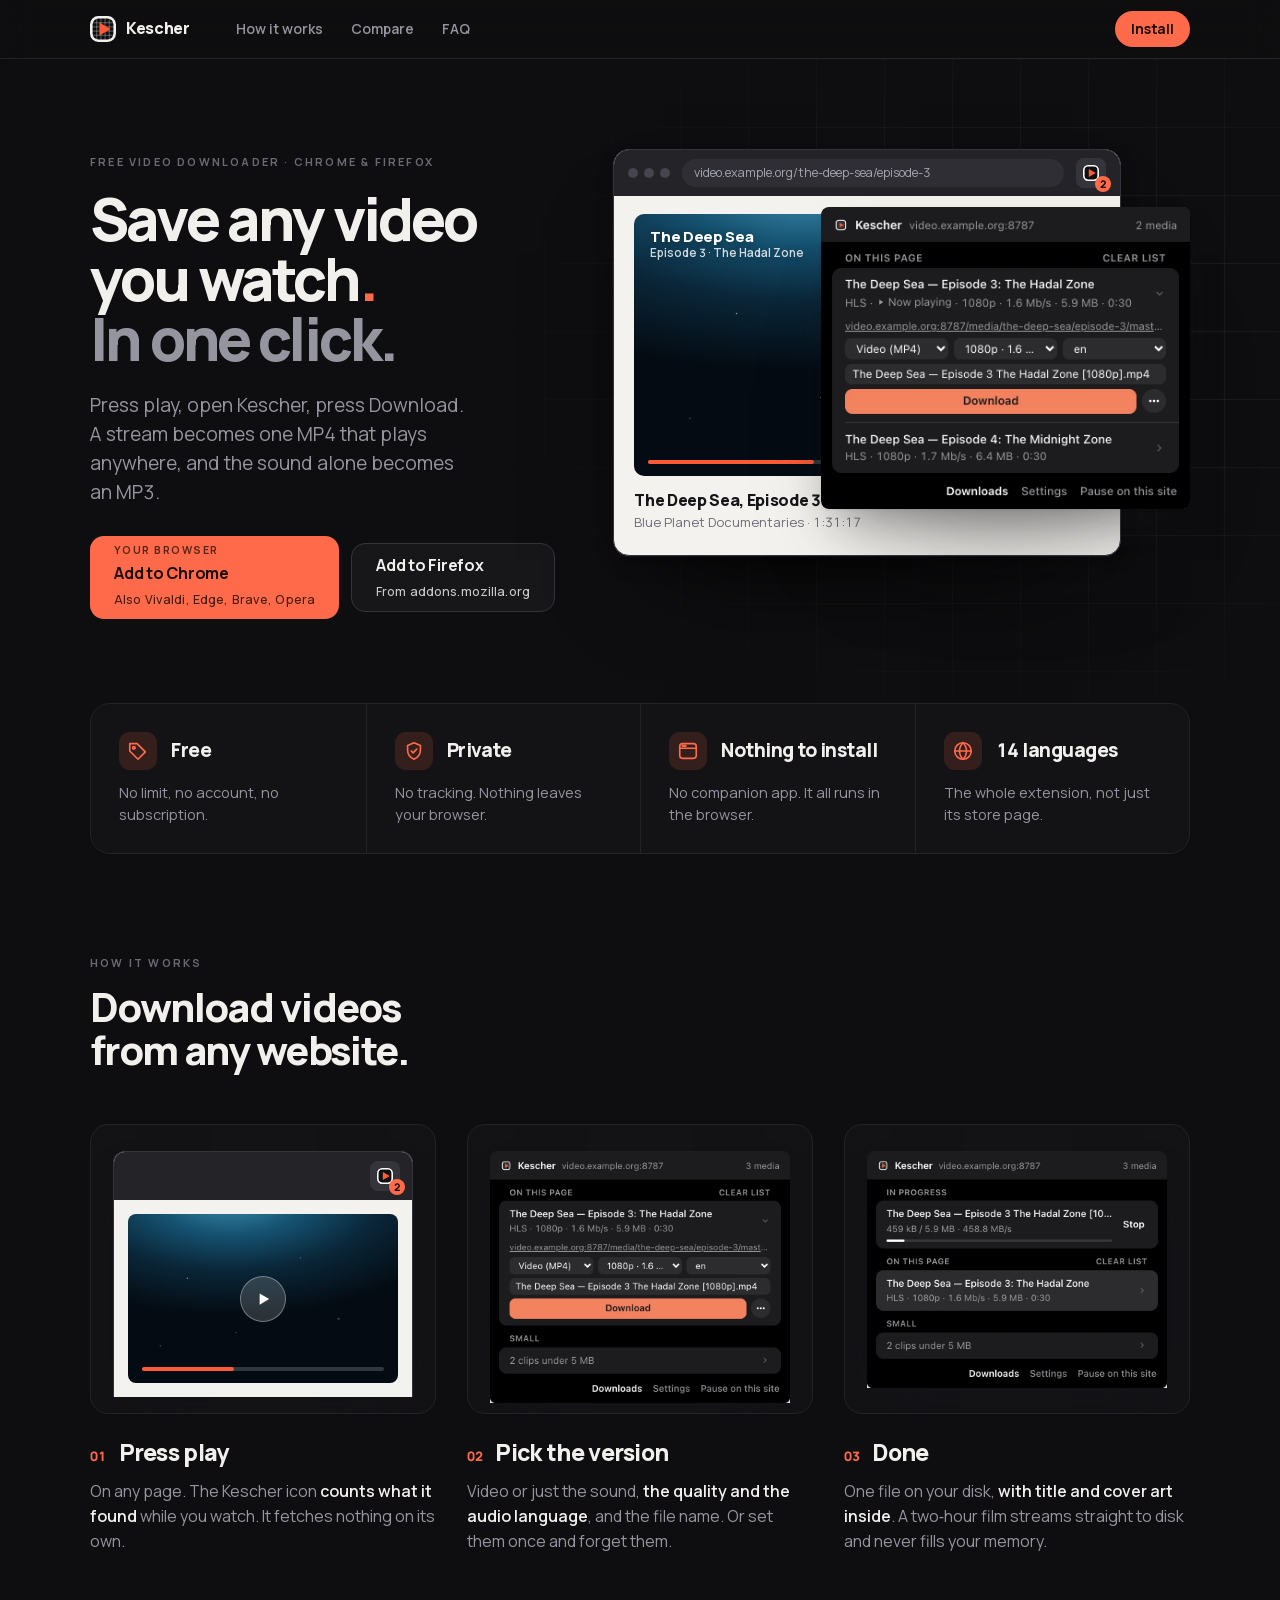
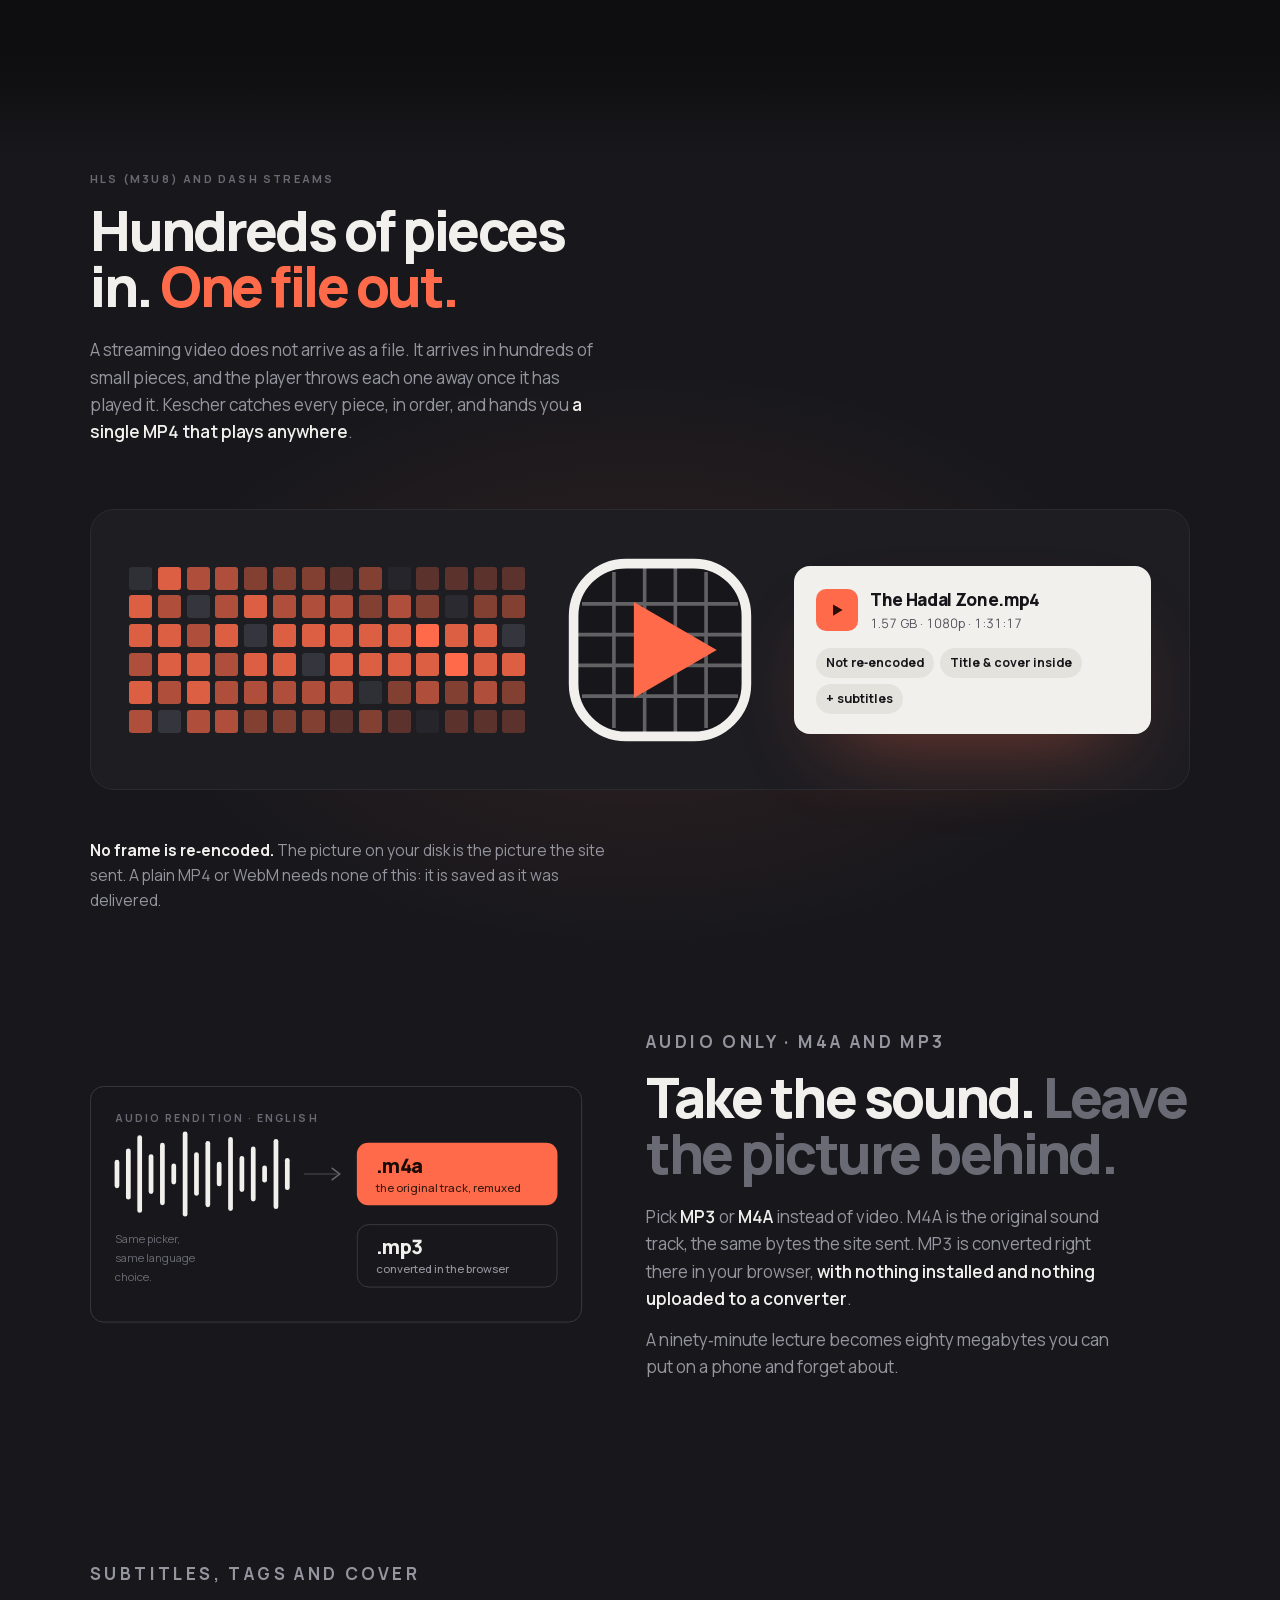
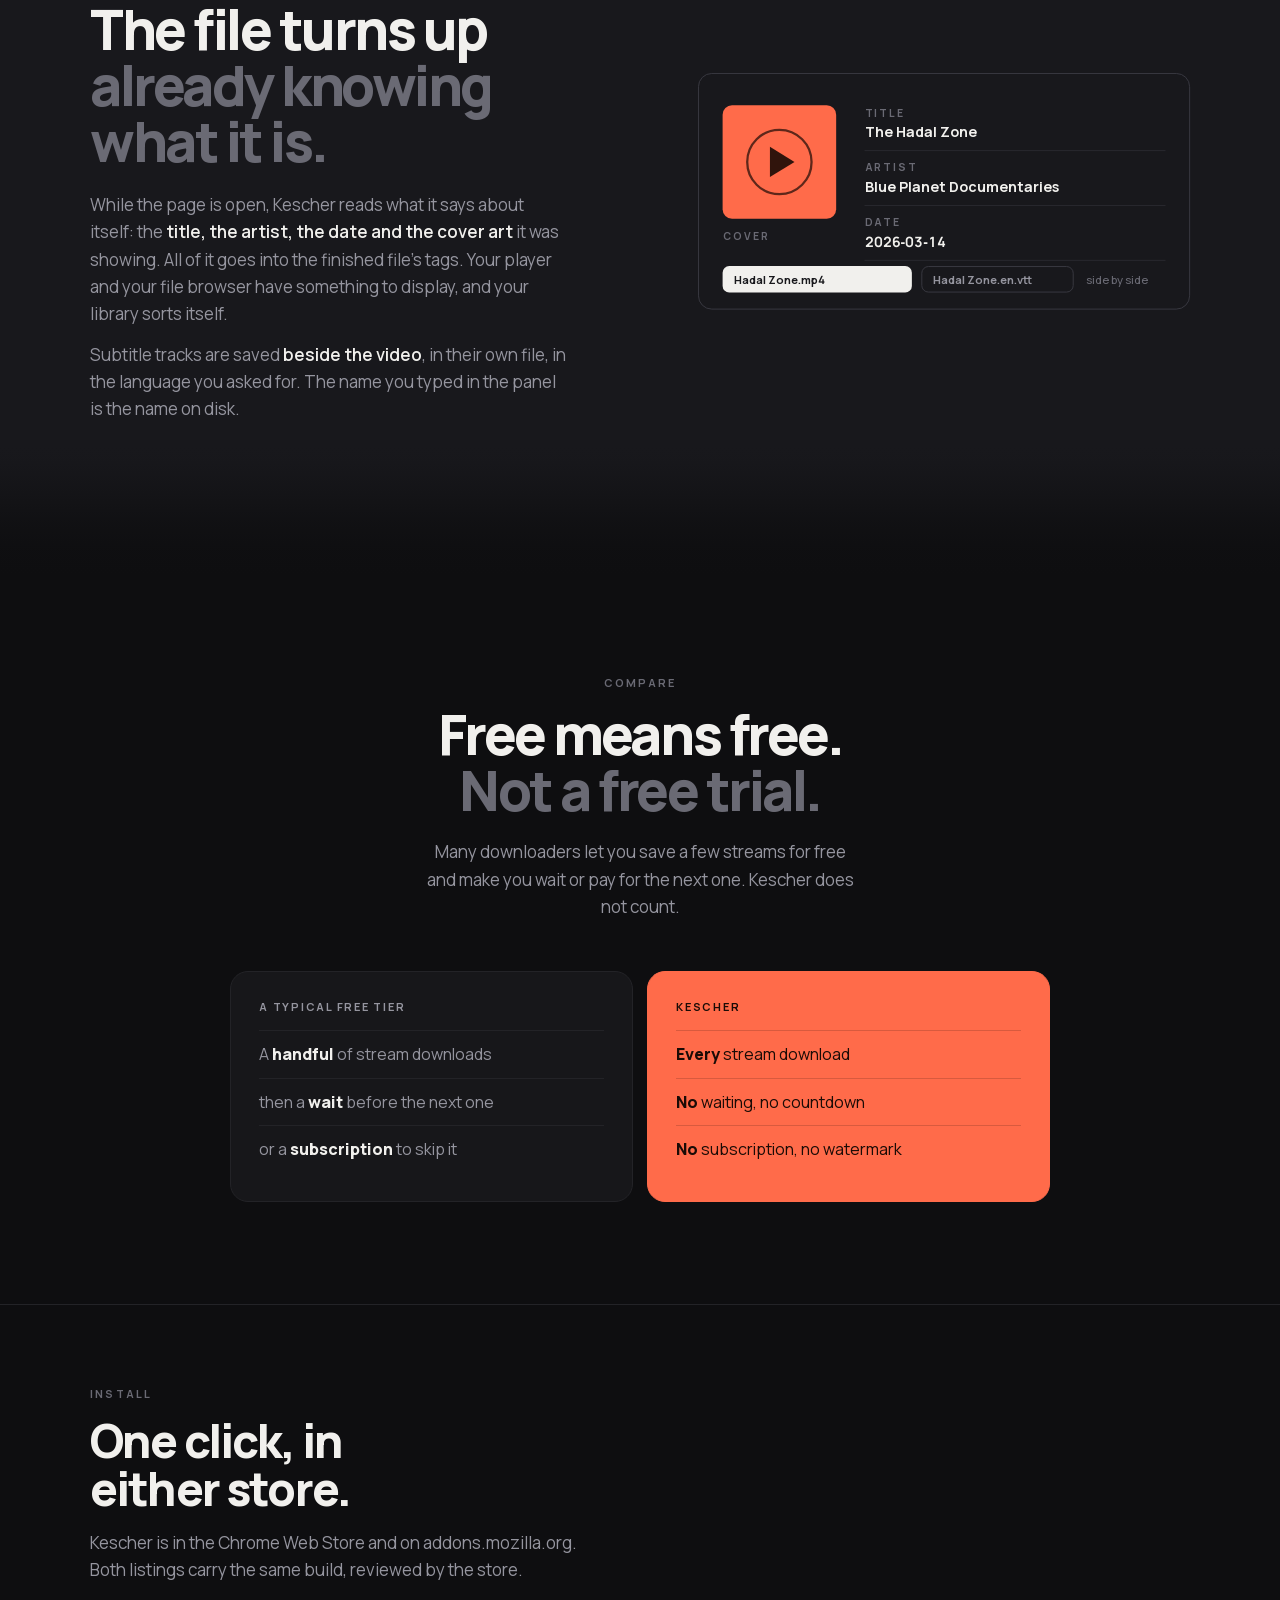
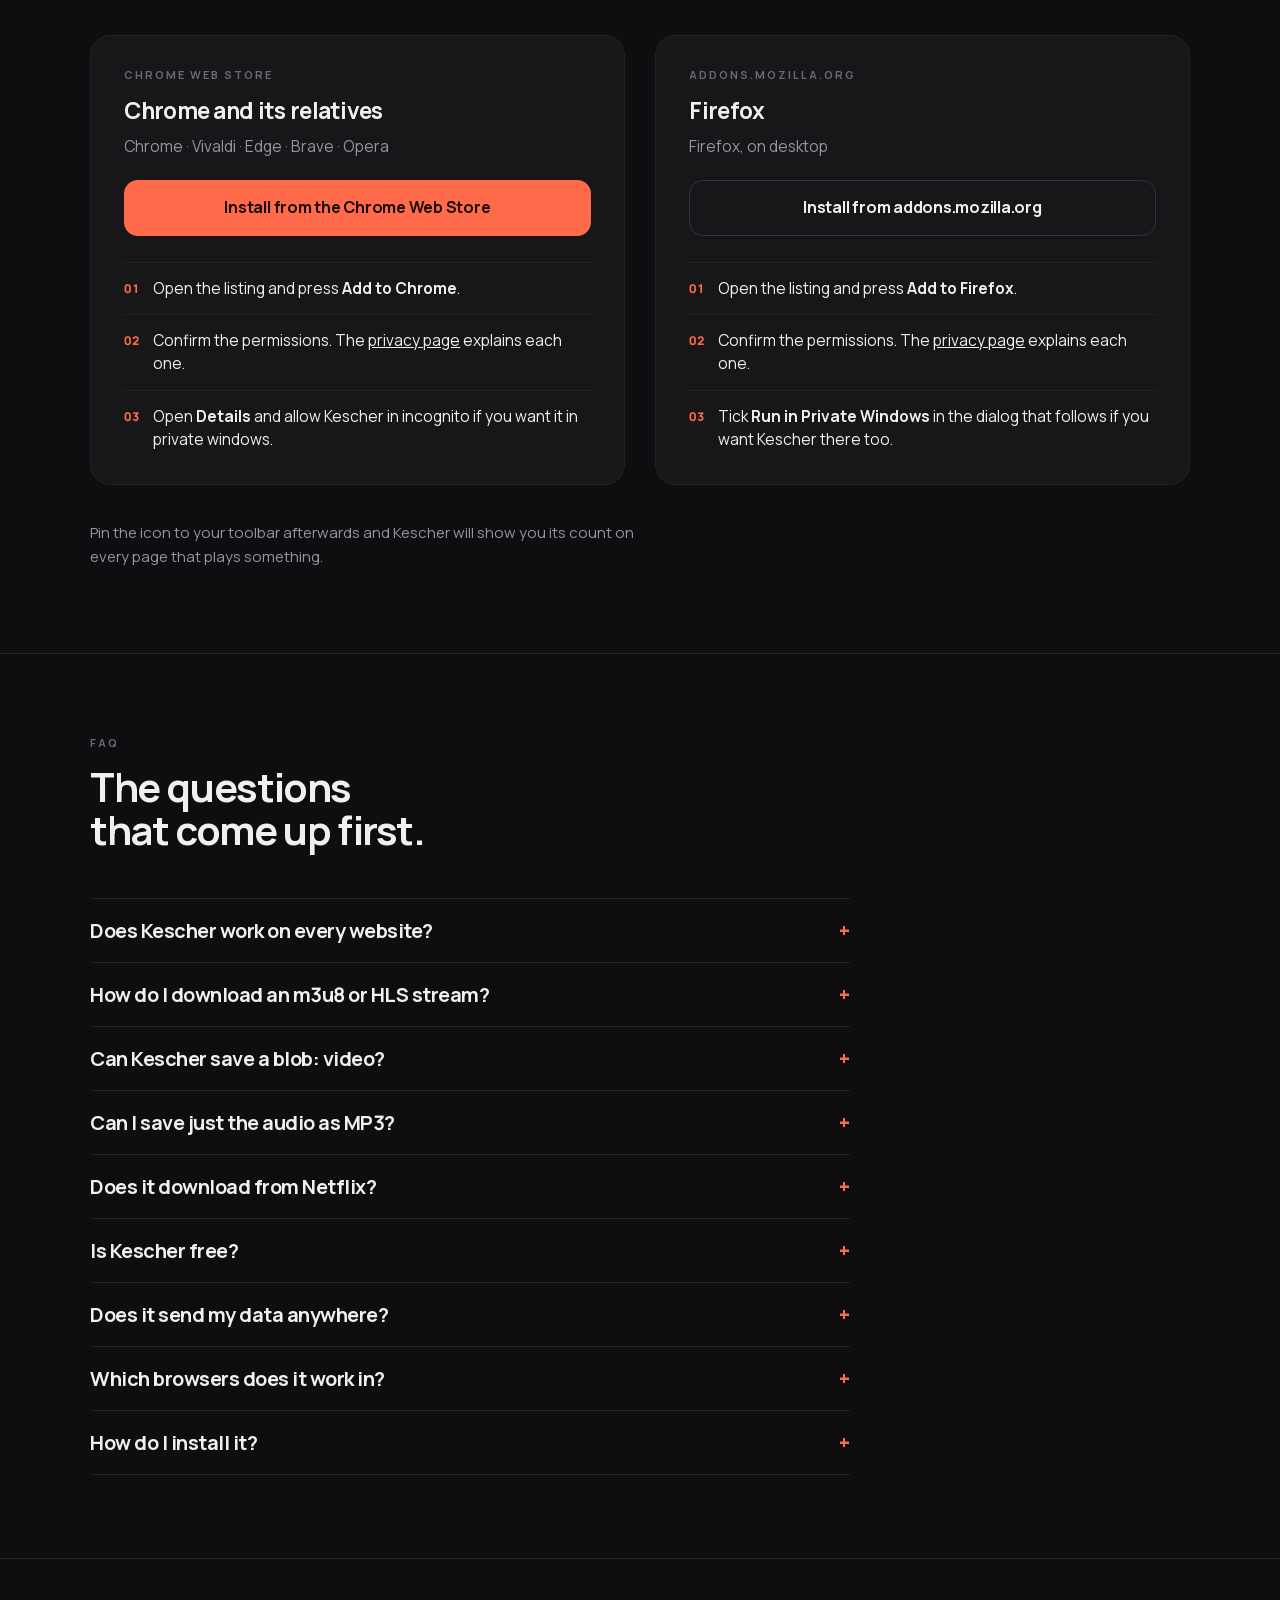
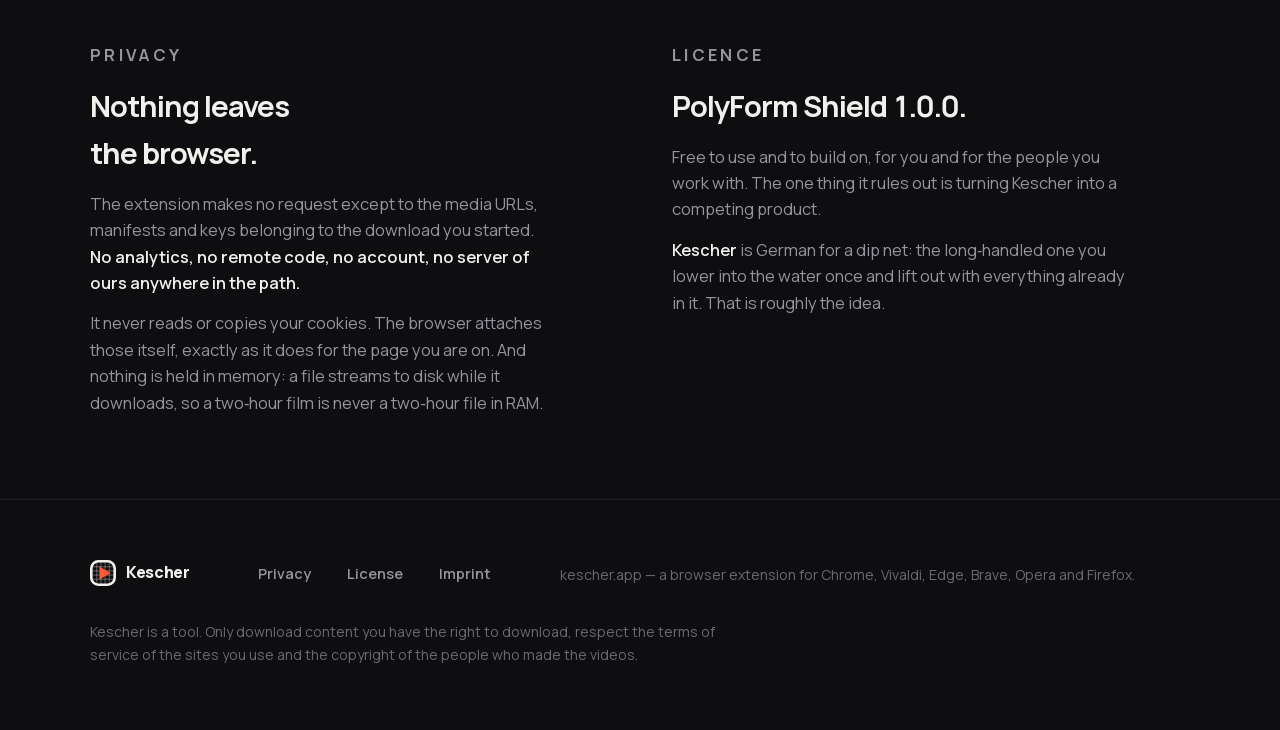
<file: index.html>
<!doctype html>
<html lang="en">
<head>
<meta charset="utf-8">
<meta name="viewport" content="width=device-width, initial-scale=1">
<title>Kescher | Free Video Downloader for Chrome &amp; Firefox</title>
<meta name="description" content="Free video downloader for Chrome and Firefox. Save videos from any website in one click: HLS (m3u8) and DASH streams become one MP4, audio an MP3.">
<meta name="color-scheme" content="dark">
<link rel="canonical" href="https://kescher.app/">
<link rel="alternate" hreflang="en" href="https://kescher.app/">
<link rel="alternate" hreflang="x-default" href="https://kescher.app/">
<link rel="icon" href="/favicon.ico" sizes="48x48">
<link rel="icon" href="/assets/icon-192.png" type="image/png" sizes="192x192">
<link rel="icon" href="/favicon.svg" type="image/svg+xml">
<link rel="apple-touch-icon" href="/apple-touch-icon.png">
<meta property="og:type" content="website">
<meta property="og:url" content="https://kescher.app/">
<meta property="og:site_name" content="Kescher">
<meta property="og:locale" content="en">
<meta property="og:title" content="Kescher | Free Video Downloader for Chrome &amp; Firefox">
<meta property="og:description" content="Free video downloader for Chrome and Firefox. Save videos from any website in one click: HLS (m3u8) and DASH streams become one MP4, audio an MP3.">
<meta property="og:image" content="https://kescher.app/assets/og.png">
<meta property="og:image:width" content="1200">
<meta property="og:image:height" content="630">
<meta property="og:image:alt" content="Kescher: save any video you watch, in one click. The Kescher panel open beside the headline.">
<meta name="twitter:card" content="summary_large_image">
<meta http-equiv="Content-Security-Policy" content="default-src 'self'; script-src 'self' https://a.kescher.app; connect-src 'self' https://a.kescher.app; style-src 'self' 'unsafe-inline'; img-src 'self' data:; font-src 'self'; base-uri 'none'; form-action 'none'; object-src 'none'">
<link rel="preload" href="/assets/fonts/manrope-latin.woff2" as="font" type="font/woff2" crossorigin>
<link rel="stylesheet" href="/assets/site.css">
<script src="/assets/site.js"></script>
<!-- Self-hosted, cookieless Umami — this website only. The extension itself
     sends nothing anywhere; see /privacy/. The tracker origin is the one
     constant at the top of /assets/a.js. -->
<script defer src="/assets/a.js"></script>
<!-- Structured data. Both blocks are data, not code: browsers never execute an
     application/ld+json block, so the strict script-src above is untouched.
     Everything stated here is stated on the page itself. -->
<script type="application/ld+json">
{
  "@context": "https://schema.org",
  "@type": "SoftwareApplication",
  "name": "Kescher",
  "applicationCategory": ["BrowserApplication", "MultimediaApplication"],
  "operatingSystem": "Chrome, Firefox",
  "browserRequirements": "Chrome, Vivaldi, Edge, Brave, Opera or Firefox",
  "url": "https://kescher.app/",
  "installUrl": [
    "https://chromewebstore.google.com/detail/kescher/kmobponokcnpchggbonahochfohiaoan",
    "https://addons.mozilla.org/firefox/addon/kescher/"
  ],
  "downloadUrl": [
    "https://chromewebstore.google.com/detail/kescher/kmobponokcnpchggbonahochfohiaoan",
    "https://addons.mozilla.org/firefox/addon/kescher/"
  ],
  "screenshot": [
    "https://kescher.app/assets/shots/popup-now-playing.webp",
    "https://kescher.app/assets/shots/popup-stream.webp",
    "https://kescher.app/assets/shots/popup-progress.webp"
  ],
  "featureList": [
    "Detects the videos and audio a page plays",
    "HLS (m3u8) and DASH streams saved as one MP4, without re-encoding",
    "Plain MP4 and WebM files",
    "Audio only as M4A or MP3, converted in the browser",
    "Every quality the site offers, in the audio language you choose",
    "Subtitles saved beside the video",
    "Title, artist, date and cover art written into the file",
    "Private windows supported",
    "No account, no quota, no tracking"
  ],
  "inLanguage": "en",
  "description": "Free video downloader for Chrome and Firefox. Save videos from any website in one click: HLS (m3u8) and DASH streams become one MP4, audio an MP3.",
  "author": { "@type": "Person", "name": "Lars Keggenhoff" },
  "license": "https://kescher.app/license/",
  "isAccessibleForFree": true,
  "offers": { "@type": "Offer", "price": "0", "priceCurrency": "EUR" }
}
</script>
<script type="application/ld+json">
{
  "@context": "https://schema.org",
  "@type": "FAQPage",
  "inLanguage": "en",
  "mainEntity": [
    {
      "@type": "Question",
      "name": "Does Kescher work on every website?",
      "acceptedAnswer": {
        "@type": "Answer",
        "text": "There is no list of supported sites in Kescher. It watches the requests the page you are on makes, and whatever that page plays (HLS, DASH, MP4 or WebM) turns up in the panel. The exception is DRM: copy-protected video is marked as protected and cannot be downloaded."
      }
    },
    {
      "@type": "Question",
      "name": "How do I download an m3u8 or HLS stream?",
      "acceptedAnswer": {
        "@type": "Answer",
        "text": "Open the page and start the video. Kescher sees the m3u8 playlist the player loads, lists the stream in its panel with every quality it offers, and saves it as one MP4 when you press Download. You never have to copy the playlist address yourself."
      }
    },
    {
      "@type": "Question",
      "name": "Can Kescher save a blob: video?",
      "acceptedAnswer": {
        "@type": "Answer",
        "text": "Usually, yes. A blob: address is not the video itself, only the player's buffer. Behind it the page loads an HLS or DASH stream or a plain file, and Kescher saves the stream those requests belong to. Copy-protected video is the exception: it is marked as protected and cannot be downloaded. Live streams cannot be recorded yet."
      }
    },
    {
      "@type": "Question",
      "name": "Can I save just the audio as MP3?",
      "acceptedAnswer": {
        "@type": "Answer",
        "text": "Yes. Choose MP3 or M4A as the output instead of video. M4A keeps the original sound track as the site sent it, and MP3 is converted right in your browser, with nothing uploaded anywhere."
      }
    },
    {
      "@type": "Question",
      "name": "Does it download from Netflix?",
      "acceptedAnswer": {
        "@type": "Answer",
        "text": "No. Netflix and services like it protect their video with DRM, and Kescher does not circumvent copy protection. Protected video is marked as protected in the panel and cannot be downloaded."
      }
    },
    {
      "@type": "Question",
      "name": "Is Kescher free?",
      "acceptedAnswer": {
        "@type": "Answer",
        "text": "Yes, in the plain sense of the word: every download, in every quantity, at no charge. No daily quota, no throttle, no paid tier, no licence key, no account, no e-mail address."
      }
    },
    {
      "@type": "Question",
      "name": "Does it send my data anywhere?",
      "acceptedAnswer": {
        "@type": "Answer",
        "text": "The extension makes no request except to the media URLs, manifests and keys belonging to the download you started. No analytics, no remote code, no server of ours anywhere in the path, and it never reads or copies your cookies. This website counts visits without cookies; the privacy statement sets out both."
      }
    },
    {
      "@type": "Question",
      "name": "Which browsers does it work in?",
      "acceptedAnswer": {
        "@type": "Answer",
        "text": "Chrome, Vivaldi, Edge, Brave and Opera from the Chrome Web Store, and Firefox on the desktop from addons.mozilla.org. Both are the same build."
      }
    },
    {
      "@type": "Question",
      "name": "How do I install it?",
      "acceptedAnswer": {
        "@type": "Answer",
        "text": "From the store of your browser, in one click: the Chrome Web Store for Chrome, Vivaldi, Edge, Brave and Opera, addons.mozilla.org for Firefox. Press Add to Chrome or Add to Firefox, confirm the permissions, and pin the icon to your toolbar."
      }
    }
  ]
}
</script>
</head>
<body>
<a class="skip" href="#main">Skip to content</a>

<header class="top">
  <div class="wrap">
    <a class="brand" href="/">
      <svg viewBox="0 0 64 64" width="26" height="26" aria-hidden="true" focusable="false"><clipPath id="kj1"><rect x="3.2" y="3.2" width="57.6" height="57.6" rx="17.5"/></clipPath><g clip-path="url(#kj1)" fill="none" stroke="currentColor" stroke-width="1.9" opacity=".45"><path d="M16.64 0v64M26.88 0v64M37.12 0v64M47.36 0v64M0 16.64h64M0 26.88h64M0 37.12h64M0 47.36h64"/></g><rect x="3.2" y="3.2" width="57.6" height="57.6" rx="17.5" fill="none" stroke="currentColor" stroke-width="6.4"/><polygon points="23.3,16 23.3,48 50.9,32" fill="#ff5a36"/></svg>
      <span>Kescher</span>
    </a>
    <nav class="links" aria-label="Sections">
      <a href="#how">How it works</a>
      <a href="#compare">Compare</a>
      <a href="#faq">FAQ</a>
    </nav>
    <span class="sp"></span>
    <a class="go" href="#install">Install</a>
  </div>
</header>

<main id="main">

  <!-- ===================== hero ===================== -->
  <section class="hero">
    <div class="wrap hero-grid">
      <div class="hero-copy">
        <!-- The page's one h1 is this line: it says what Kescher is in the words
             people search for. The headline below it is the visual one. -->
        <h1 class="eyebrow">Free video downloader &middot; Chrome &amp; Firefox</h1>
        <p class="headline">Save any video you watch<span class="dot">.</span> <span class="q">In one click.</span></p>
        <p class="claim">Press play, open Kescher, press Download. A stream becomes one MP4 that plays anywhere, and the sound alone becomes an MP3.</p>
        <!-- The visitor's own browser leads: site.js stamps data-browser on <html>
             before first paint and the CSS puts that button first with the
             emphasis. Without a stamp Firefox leads, being the one in a store. -->
        <div class="buttons">
          <a class="btn pri for-chrome" href="https://chromewebstore.google.com/detail/kescher/kmobponokcnpchggbonahochfohiaoan" data-umami-event="install" data-umami-event-browser="chrome" data-umami-event-channel="cws"><span class="yours">Your browser</span>Add to Chrome<small>Also Vivaldi, Edge, Brave, Opera</small></a>
          <a class="btn sec for-firefox" href="https://addons.mozilla.org/firefox/addon/kescher/" data-umami-event="install" data-umami-event-browser="firefox" data-umami-event-channel="amo"><span class="yours">Your browser</span>Add to Firefox<small>From addons.mozilla.org</small></a>
        </div>
      </div>

      <!-- The product, not a drawing of it: the popup is the store screenshot's
           capture of the real build (scripts/screenshots.mjs in the extension
           repository), laid over a browser window drawn in CSS. -->
      <div class="stage">
        <div class="win" aria-hidden="true">
          <div class="win-bar">
            <span class="lights"><i></i><i></i><i></i></span>
            <span class="url">video.example.org/the-deep-sea/episode-3</span>
            <span class="ext"><svg viewBox="0 0 64 64" width="16" height="16" aria-hidden="true" focusable="false"><rect x="3.2" y="3.2" width="57.6" height="57.6" rx="17.5" fill="#101012"/><rect x="3.2" y="3.2" width="57.6" height="57.6" rx="17.5" fill="none" stroke="#fff" stroke-width="6.4"/><polygon points="23.3,16 23.3,48 50.9,32" fill="#ff5a36"/></svg><b>2</b></span>
          </div>
          <div class="win-body">
            <div class="player"><span class="play"><svg viewBox="0 0 16 16" width="22" height="22"><polygon points="5,3 5,13 13.5,8" fill="currentColor"/></svg></span><span class="ptitle">The Deep Sea<small>Episode 3 &middot; The Hadal Zone</small></span><span class="seek"><i></i></span></div>
            <p class="vt">The Deep Sea, Episode 3: The Hadal Zone</p>
            <p class="vm">Blue Planet Documentaries &middot; 1:31:17</p>
          </div>
        </div>
        <img class="popshot" src="/assets/shots/popup-now-playing.webp" width="800" height="654" fetchpriority="high" alt="The Kescher panel open over the page: the episode that is playing is listed first, with the output, the quality, the audio language, the file name and a Download button.">
      </div>
    </div>
  </section>

  <!-- ===================== facts ===================== -->
  <section class="facts" aria-label="What Kescher is">
    <div class="wrap">
      <ul>
        <li><svg viewBox="0 0 24 24" width="22" height="22" aria-hidden="true" focusable="false"><g fill="none" stroke="currentColor" stroke-width="1.8" stroke-linecap="round" stroke-linejoin="round"><path d="M3 12V4h8l9 9-8 8z"/><circle cx="7.5" cy="8.5" r="1.4"/></g></svg><b>Free</b><span>No limit, no account, no subscription.</span></li>
        <li><svg viewBox="0 0 24 24" width="22" height="22" aria-hidden="true" focusable="false"><g fill="none" stroke="currentColor" stroke-width="1.8" stroke-linecap="round" stroke-linejoin="round"><path d="M12 3l7 3v5c0 5-3.2 8.4-7 10-3.8-1.6-7-5-7-10V6z"/><path d="M9 12l2 2 4-4"/></g></svg><b>Private</b><span>No tracking. Nothing leaves your browser.</span></li>
        <li><svg viewBox="0 0 24 24" width="22" height="22" aria-hidden="true" focusable="false"><g fill="none" stroke="currentColor" stroke-width="1.8" stroke-linecap="round" stroke-linejoin="round"><rect x="3" y="4" width="18" height="16" rx="3"/><path d="M3 9h18"/><circle cx="6.5" cy="6.5" r=".6"/><circle cx="9" cy="6.5" r=".6"/></g></svg><b>Nothing to install</b><span>No companion app. It all runs in the browser.</span></li>
        <li><svg viewBox="0 0 24 24" width="22" height="22" aria-hidden="true" focusable="false"><g fill="none" stroke="currentColor" stroke-width="1.8" stroke-linecap="round" stroke-linejoin="round"><circle cx="12" cy="12" r="9"/><path d="M3 12h18M12 3c2.6 2.6 3.8 5.6 3.8 9S14.6 18.4 12 21c-2.6-2.6-3.8-5.6-3.8-9S9.4 5.6 12 3z"/></g></svg><b>14 languages</b><span>The whole extension, not just its store page.</span></li>
      </ul>
    </div>
  </section>

  <!-- ===================== how it works ===================== -->
  <section class="how" id="how">
    <div class="wrap">
      <p class="eyebrow">How it works</p>
      <h2>Download videos from any website.</h2>
      <ol class="steps">
        <li>
          <div class="shot shot-play" aria-hidden="true">
            <div class="mini"><span class="mini-bar"><span class="ext"><svg viewBox="0 0 64 64" width="16" height="16" aria-hidden="true" focusable="false"><rect x="3.2" y="3.2" width="57.6" height="57.6" rx="17.5" fill="#101012"/><rect x="3.2" y="3.2" width="57.6" height="57.6" rx="17.5" fill="none" stroke="#fff" stroke-width="6.4"/><polygon points="23.3,16 23.3,48 50.9,32" fill="#ff5a36"/></svg><b>2</b></span></span><span class="mini-player player"><span class="play"><svg viewBox="0 0 16 16" width="18" height="18"><polygon points="5,3 5,13 13.5,8" fill="currentColor"/></svg></span><span class="seek"><i></i></span></span></div>
          </div>
          <h3><span class="n">01</span>Press play</h3>
          <p>On any page. The Kescher icon <b>counts what it found</b> while you watch. It fetches nothing on its own.</p>
        </li>
        <li>
          <div class="shot"><img src="/assets/shots/popup-stream.webp" width="800" height="670" loading="lazy" alt="The open row of the panel: output, quality, audio language, file name and Download."></div>
          <h3><span class="n">02</span>Pick the version</h3>
          <p>Video or just the sound, <b>the quality and the audio language</b>, and the file name. Or set them once and forget them.</p>
        </li>
        <li>
          <div class="shot"><img src="/assets/shots/popup-progress.webp" width="800" height="632" loading="lazy" alt="A download in progress in the panel, with bytes, speed and a Stop button."></div>
          <h3><span class="n">03</span>Done</h3>
          <p>One file on your disk, <b>with title and cover art inside</b>. A two&#8209;hour film streams straight to disk and never fills your memory.</p>
        </li>
      </ol>
    </div>
  </section>

  <!-- ===================== the net ===================== -->
  <!-- The dark chapter: the stream band, audio and subtitles share one dark
       stretch that the light page fades into and out of. It is dark in both
       themes; the tokens are swapped on .chapter, so the drawings inside it
       follow without a second palette. -->
  <div class="chapter">
  <section class="net">
    <div class="wrap">
      <p class="eyebrow">HLS (m3u8) and DASH streams</p>
      <h2>Hundreds of pieces in. <span class="c">One file out.</span></h2>
      <p class="lede">A streaming video does not arrive as a file. It arrives in hundreds of small pieces, and the player throws each one away once it has played it. Kescher catches every piece, in order, and hands you <b>a single MP4 that plays anywhere</b>.</p>
      <div class="flow" role="img" aria-label="Stream segments flowing into the Kescher net and coming out as one file, The Hadal Zone.mp4, 1.57 GB, not re-encoded.">
        <div class="segs" aria-hidden="true">
          <i class="g o3"></i><i class="o4"></i><i class="o3"></i><i class="o3"></i><i class="o2"></i><i class="o2"></i><i class="o2"></i><i class="o1"></i><i class="o2"></i><i class="g o1"></i><i class="o1"></i><i class="o1"></i><i class="o1"></i><i class="o1"></i>
          <i class="o4"></i><i class="o3"></i><i class="g o4"></i><i class="o3"></i><i class="o4"></i><i class="o3"></i><i class="o3"></i><i class="o3"></i><i class="o2"></i><i class="o3"></i><i class="o2"></i><i class="g o2"></i><i class="o2"></i><i class="o2"></i>
          <i class="o4"></i><i class="o4"></i><i class="o3"></i><i class="o4"></i><i class="g o4"></i><i class="o4"></i><i class="o4"></i><i class="o4"></i><i class="o4"></i><i class="o4"></i><i class="o5"></i><i class="o4"></i><i class="o4"></i><i class="g o4"></i>
          <i class="o3"></i><i class="o4"></i><i class="o4"></i><i class="o3"></i><i class="o4"></i><i class="o4"></i><i class="g o4"></i><i class="o4"></i><i class="o4"></i><i class="o4"></i><i class="o4"></i><i class="o5"></i><i class="o4"></i><i class="o4"></i>
          <i class="o4"></i><i class="o3"></i><i class="o4"></i><i class="o3"></i><i class="o3"></i><i class="o3"></i><i class="o3"></i><i class="o3"></i><i class="g o3"></i><i class="o2"></i><i class="o3"></i><i class="o2"></i><i class="o3"></i><i class="o2"></i>
          <i class="o3"></i><i class="g o4"></i><i class="o3"></i><i class="o3"></i><i class="o2"></i><i class="o2"></i><i class="o2"></i><i class="o1"></i><i class="o2"></i><i class="o1"></i><i class="g o1"></i><i class="o1"></i><i class="o1"></i><i class="o1"></i>
        </div>
        <svg class="mesh" viewBox="0 0 64 64" width="210" height="210" aria-hidden="true" focusable="false"><rect x="3.2" y="3.2" width="57.6" height="57.6" rx="17.5" fill="#16161b"/><g fill="none" stroke="#f1f0ed" stroke-width="1.2" opacity=".35"><path d="M16.64 6v52M26.88 4v56M37.12 4v56M47.36 6v52M6 16.64h52M4 26.88h56M4 37.12h56M6 47.36h52"/></g><rect x="3.2" y="3.2" width="57.6" height="57.6" rx="17.5" fill="none" stroke="#f1f0ed" stroke-width="3.2"/><polygon points="23.3,16 23.3,48 50.9,32" fill="#ff6b4a"/></svg>
        <div class="file" aria-hidden="true">
          <div class="file-head"><span class="file-ic"><svg viewBox="0 0 16 16" width="18" height="18"><polygon points="4.5,3 4.5,13 13,8" fill="currentColor"/></svg></span><span><b>The Hadal Zone.mp4</b><small>1.57 GB &middot; 1080p &middot; 1:31:17</small></span></div>
          <div class="file-tags"><span>Not re&#8209;encoded</span><span>Title &amp; cover inside</span><span>+ subtitles</span></div>
        </div>
      </div>
      <p class="fine-print"><b>No frame is re&#8209;encoded.</b> The picture on your disk is the picture the site sent. A plain MP4 or WebM needs none of this: it is saved as it was delivered.</p>
    </div>
  </section>

  <section class="stmt flip">
    <div class="wrap inner">
      <div>
        <p class="eyebrow">Audio only &middot; M4A and MP3</p>
        <h2>Take the sound. <span class="q">Leave the picture behind.</span></h2>
        <p>Pick <b>MP3</b> or <b>M4A</b> instead of video. M4A is the original sound track, the same bytes the site sent. MP3 is converted right there in your browser, <b>with nothing installed and nothing uploaded to a converter</b>.</p>
        <p>A ninety&#8209;minute lecture becomes eighty megabytes you can put on a phone and forget about.</p>
      </div>
      <div class="art">
        <svg viewBox="0 0 520 250" role="img" aria-label="An audio waveform leading to two output files, dot m4a and dot mp3.">
          <g fill="none" stroke="currentColor" stroke-width="1" style="color:var(--line-2)">
            <rect x="0.5" y="0.5" width="519" height="249" rx="14"/>
          </g>
          <text x="26" y="38" font-family="Manrope, sans-serif" font-size="11" font-weight="700" letter-spacing="2.2" fill="currentColor" style="color:var(--grey-2)">AUDIO RENDITION &middot; ENGLISH</text>
          <g fill="currentColor" style="color:var(--ink)">
            <rect x="26" y="78" width="5" height="30" rx="2.5"/><rect x="38" y="66" width="5" height="54" rx="2.5"/>
            <rect x="50" y="52" width="5" height="82" rx="2.5"/><rect x="62" y="72" width="5" height="42" rx="2.5"/>
            <rect x="74" y="60" width="5" height="66" rx="2.5"/><rect x="86" y="82" width="5" height="22" rx="2.5"/>
            <rect x="98" y="48" width="5" height="90" rx="2.5"/><rect x="110" y="70" width="5" height="46" rx="2.5"/>
            <rect x="122" y="58" width="5" height="70" rx="2.5"/><rect x="134" y="80" width="5" height="26" rx="2.5"/>
            <rect x="146" y="54" width="5" height="78" rx="2.5"/><rect x="158" y="74" width="5" height="38" rx="2.5"/>
            <rect x="170" y="64" width="5" height="58" rx="2.5"/><rect x="182" y="84" width="5" height="18" rx="2.5"/>
            <rect x="194" y="56" width="5" height="74" rx="2.5"/><rect x="206" y="76" width="5" height="34" rx="2.5"/>
          </g>
          <g fill="none" stroke="currentColor" stroke-width="1.4" style="color:var(--line-2)">
            <path d="M226 93 h36"/>
          </g>
          <path d="M256 87 l8 6 l-8 6" fill="none" stroke="currentColor" style="color:var(--grey-2)" stroke-width="1.6" stroke-linecap="round" stroke-linejoin="round"/>
          <g>
            <rect x="282" y="60" width="212" height="66" rx="12" fill="currentColor" style="color:var(--coral)"/>
            <text x="302" y="92" font-family="Manrope, sans-serif" font-size="21" font-weight="800" letter-spacing="-.6" fill="currentColor" style="color:var(--on-coral)">.m4a</text>
            <text x="302" y="112" font-family="Manrope, sans-serif" font-size="12" font-weight="500" fill="currentColor" style="color:var(--on-coral)" opacity=".85">the original track, remuxed</text>
          </g>
          <g>
            <rect x="282.5" y="146.5" width="211" height="66" rx="12" fill="none" stroke="currentColor" style="color:var(--line-2)"/>
            <text x="302" y="178" font-family="Manrope, sans-serif" font-size="21" font-weight="800" letter-spacing="-.6" fill="currentColor" style="color:var(--ink)">.mp3</text>
            <text x="302" y="198" font-family="Manrope, sans-serif" font-size="12" font-weight="500" fill="currentColor" style="color:var(--grey)">converted in the browser</text>
          </g>
          <g fill="currentColor" style="color:var(--grey-2)">
            <text x="26" y="166" font-family="Manrope, sans-serif" font-size="12">Same picker,</text>
            <text x="26" y="186" font-family="Manrope, sans-serif" font-size="12">same language</text>
            <text x="26" y="206" font-family="Manrope, sans-serif" font-size="12">choice.</text>
          </g>
        </svg>
      </div>
    </div>
  </section>

  <section class="stmt">
    <div class="wrap inner">
      <div>
        <p class="eyebrow">Subtitles, tags and cover</p>
        <h2>The file turns up <span class="q">already knowing what it is.</span></h2>
        <p>While the page is open, Kescher reads what it says about itself: the <b>title, the artist, the date and the cover art</b> it was showing. All of it goes into the finished file&rsquo;s tags. Your player and your file browser have something to display, and your library sorts itself.</p>
        <p>Subtitle tracks are saved <b>beside the video</b>, in their own file, in the language you asked for. The name you typed in the panel is the name on disk.</p>
      </div>
      <div class="art">
        <svg viewBox="0 0 520 250" role="img" aria-label="A metadata card showing title, artist, date and cover art written into the saved file, with a subtitle file beside it.">
          <g fill="none" stroke="currentColor" stroke-width="1" style="color:var(--line-2)">
            <rect x="0.5" y="0.5" width="519" height="249" rx="14"/>
          </g>
          <!-- cover -->
          <rect x="26" y="34" width="120" height="120" rx="10" fill="currentColor" style="color:var(--coral)"/>
          <circle cx="86" cy="94" r="34" fill="none" stroke="currentColor" style="color:var(--on-coral)" stroke-width="2.4" opacity=".7"/>
          <polygon points="76,78 76,110 102,94" fill="currentColor" style="color:var(--on-coral)" opacity=".9"/>
          <text x="26" y="176" font-family="Manrope, sans-serif" font-size="11" font-weight="700" letter-spacing="2.2" fill="currentColor" style="color:var(--grey-2)">COVER</text>
          <!-- fields -->
          <g font-family="Manrope, sans-serif">
            <text x="176" y="46" font-size="11" font-weight="700" letter-spacing="2" fill="currentColor" style="color:var(--grey-2)">TITLE</text>
            <text x="176" y="68" font-size="15" font-weight="700" fill="currentColor" style="color:var(--ink)">The Hadal Zone</text>
            <line x1="176" y1="82" x2="494" y2="82" stroke="currentColor" style="color:var(--line)" stroke-width="1"/>

            <text x="176" y="104" font-size="11" font-weight="700" letter-spacing="2" fill="currentColor" style="color:var(--grey-2)">ARTIST</text>
            <text x="176" y="126" font-size="15" font-weight="700" fill="currentColor" style="color:var(--ink)">Blue Planet Documentaries</text>
            <line x1="176" y1="140" x2="494" y2="140" stroke="currentColor" style="color:var(--line)" stroke-width="1"/>

            <text x="176" y="162" font-size="11" font-weight="700" letter-spacing="2" fill="currentColor" style="color:var(--grey-2)">DATE</text>
            <text x="176" y="184" font-size="15" font-weight="700" fill="currentColor" style="color:var(--ink)">2026&#8209;03&#8209;14</text>
            <line x1="176" y1="198" x2="494" y2="198" stroke="currentColor" style="color:var(--line)" stroke-width="1"/>
          </g>
          <!-- sibling files -->
          <g font-family="Manrope, sans-serif">
            <rect x="26" y="204" width="200" height="28" rx="7" fill="currentColor" style="color:var(--ink)"/>
            <text x="38" y="223" font-size="12" font-weight="700" fill="currentColor" style="color:var(--bg)">Hadal Zone.mp4</text>
            <rect x="236.5" y="204.5" width="160" height="27" rx="7" fill="none" stroke="currentColor" style="color:var(--line-2)"/>
            <text x="248" y="223" font-size="12" font-weight="700" fill="currentColor" style="color:var(--grey)">Hadal Zone.en.vtt</text>
            <text x="410" y="223" font-size="12" font-weight="500" fill="currentColor" style="color:var(--grey-2)">side by side</text>
          </g>
        </svg>
      </div>
    </div>
  </section>
  </div>

  <!-- ===================== compare ===================== -->
  <!-- No competitor is named and no one's terms are quoted: the left card
       describes the usual free tier of a paid downloader in general words. -->
  <section class="compare" id="compare">
    <div class="wrap">
      <div class="cmp-head">
        <p class="eyebrow">Compare</p>
        <h2>Free means free. <span class="q">Not a free trial.</span></h2>
        <p>Many downloaders let you save a few streams for free and make you wait or pay for the next one. Kescher does not count.</p>
      </div>
      <div class="vs">
        <div class="side them">
          <p class="who">A typical free tier</p>
          <ul>
            <li>A <b>handful</b> of stream downloads</li>
            <li>then a <b>wait</b> before the next one</li>
            <li>or a <b>subscription</b> to skip it</li>
          </ul>
        </div>
        <div class="side us">
          <p class="who">Kescher</p>
          <ul>
            <li><b>Every</b> stream download</li>
            <li><b>No</b> waiting, no countdown</li>
            <li><b>No</b> subscription, no watermark</li>
          </ul>
        </div>
      </div>
    </div>
  </section>

  <!-- ===================== install ===================== -->
  <section class="install" id="install">
    <div class="wrap">
      <p class="eyebrow">Install</p>
      <h2>One click, in either store.</h2>
      <p class="sub">Kescher is in the Chrome Web Store and on addons.mozilla.org. Both listings carry the same build, reviewed by the store.</p>

      <div class="pkgs">
        <div class="pkg for-chrome">
          <p class="who">Chrome Web Store</p>
          <h3>Chrome and its relatives</h3>
          <p class="browsers">Chrome &middot; Vivaldi &middot; Edge &middot; Brave &middot; Opera</p>
          <a class="btn pri" href="https://chromewebstore.google.com/detail/kescher/kmobponokcnpchggbonahochfohiaoan" data-umami-event="install" data-umami-event-browser="chrome" data-umami-event-channel="cws">Install from the Chrome Web Store</a>
          <ol>
            <li><span>Open the listing and press <b>Add to Chrome</b>.</span></li>
            <li><span>Confirm the permissions. The <a href="/privacy/">privacy page</a> explains each one.</span></li>
            <li><span>Open <b>Details</b> and allow Kescher in incognito if you want it in private windows.</span></li>
          </ol>
        </div>

        <div class="pkg for-firefox">
          <p class="who">addons.mozilla.org</p>
          <h3>Firefox</h3>
          <p class="browsers">Firefox, on desktop</p>
          <a class="btn sec" href="https://addons.mozilla.org/firefox/addon/kescher/" data-umami-event="install" data-umami-event-browser="firefox" data-umami-event-channel="amo">Install from addons.mozilla.org</a>
          <ol>
            <li><span>Open the listing and press <b>Add to Firefox</b>.</span></li>
            <li><span>Confirm the permissions. The <a href="/privacy/">privacy page</a> explains each one.</span></li>
            <li><span>Tick <b>Run in Private Windows</b> in the dialog that follows if you want Kescher there too.</span></li>
          </ol>
        </div>
      </div>
      <p class="notyet">Pin the icon to your toolbar afterwards and Kescher will show you its count on every page that plays something.</p>
    </div>
  </section>

  <!-- ===================== questions ===================== -->
  <section class="faq" id="faq">
    <div class="wrap">
      <p class="eyebrow">FAQ</p>
      <h2>The questions that come up first.</h2>

      <div class="qs">
        <details>
          <summary><h3>Does Kescher work on every website?</h3></summary>
          <p class="a">There is no list of supported sites in Kescher. It watches the requests the page you are on makes, and whatever that page plays (HLS, DASH, MP4 or WebM) turns up in the panel. The exception is DRM: copy&#8209;protected video is marked as protected and cannot be downloaded.</p>
        </details>

        <details>
          <summary><h3>How do I download an m3u8 or HLS stream?</h3></summary>
          <p class="a">Open the page and start the video. Kescher sees the m3u8 playlist the player loads, lists the stream in its panel with every quality it offers, and saves it as one MP4 when you press Download. You never have to copy the playlist address yourself.</p>
        </details>

        <details>
          <summary><h3>Can Kescher save a blob: video?</h3></summary>
          <p class="a">Usually, yes. A blob: address is not the video itself, only the player's buffer. Behind it the page loads an HLS or DASH stream or a plain file, and Kescher saves the stream those requests belong to. Copy&#8209;protected video is the exception: it is marked as protected and cannot be downloaded. Live streams cannot be recorded yet.</p>
        </details>

        <details>
          <summary><h3>Can I save just the audio as MP3?</h3></summary>
          <p class="a">Yes. Choose MP3 or M4A as the output instead of video. M4A keeps the original sound track as the site sent it, and MP3 is converted right in your browser, with nothing uploaded anywhere.</p>
        </details>

        <details>
          <summary><h3>Does it download from Netflix?</h3></summary>
          <p class="a">No. Netflix and services like it protect their video with DRM, and Kescher does not circumvent copy protection. Protected video is marked as protected in the panel and cannot be downloaded.</p>
        </details>

        <details>
          <summary><h3>Is Kescher free?</h3></summary>
          <p class="a">Yes, in the plain sense of the word: every download, in every quantity, at no charge. No daily quota, no throttle, no paid tier, no licence key, no account, no e&#8209;mail address.</p>
        </details>

        <details>
          <summary><h3>Does it send my data anywhere?</h3></summary>
          <p class="a">The extension makes no request except to the media URLs, manifests and keys belonging to the download you started. No analytics, no remote code, no server of ours anywhere in the path, and it never reads or copies your cookies. This website counts visits without cookies; the <a href="/privacy/">privacy statement</a> sets out both.</p>
        </details>

        <details>
          <summary><h3>Which browsers does it work in?</h3></summary>
          <p class="a">Chrome, Vivaldi, Edge, Brave and Opera from the Chrome Web Store, and Firefox on the desktop from addons.mozilla.org. Both are the same build.</p>
        </details>

        <details>
          <summary><h3>How do I install it?</h3></summary>
          <p class="a">From the store of your browser, in one click: <a href="https://chromewebstore.google.com/detail/kescher/kmobponokcnpchggbonahochfohiaoan">the Chrome Web Store</a> for Chrome, Vivaldi, Edge, Brave and Opera, <a href="https://addons.mozilla.org/firefox/addon/kescher/">addons.mozilla.org</a> for Firefox. Press Add to Chrome or Add to Firefox, confirm the permissions, and pin the icon to your toolbar.</p>
        </details>
      </div>
    </div>
  </section>

  <!-- ===================== quiet ===================== -->
  <section class="quiet">
    <div class="wrap inner">
      <div>
        <p class="eyebrow">Privacy</p>
        <h3>Nothing leaves the browser.</h3>
        <p>The extension makes no request except to the media URLs, manifests and keys belonging to the download you started. <b>No analytics, no remote code, no account, no server of ours anywhere in the path.</b></p>
        <p>It never reads or copies your cookies. The browser attaches those itself, exactly as it does for the page you are on. And nothing is held in memory: a file streams to disk while it downloads, so a two&#8209;hour film is never a two&#8209;hour file in RAM.</p>
      </div>
      <div>
        <p class="eyebrow">Licence</p>
        <h3>PolyForm Shield 1.0.0.</h3>
        <p>Free to use and to build on, for you and for the people you work with. The one thing it rules out is turning Kescher into a competing product.</p>
        <p><b>Kescher</b> is German for a dip net: the long&#8209;handled one you lower into the water once and lift out with everything already in it. That is roughly the idea.</p>
      </div>
    </div>
  </section>

</main>

<footer>
  <div class="wrap inner">
    <a class="brand" href="/">
      <svg viewBox="0 0 64 64" width="26" height="26" aria-hidden="true" focusable="false"><clipPath id="kj3"><rect x="3.2" y="3.2" width="57.6" height="57.6" rx="17.5"/></clipPath><g clip-path="url(#kj3)" fill="none" stroke="currentColor" stroke-width="1.9" opacity=".45"><path d="M16.64 0v64M26.88 0v64M37.12 0v64M47.36 0v64M0 16.64h64M0 26.88h64M0 37.12h64M0 47.36h64"/></g><rect x="3.2" y="3.2" width="57.6" height="57.6" rx="17.5" fill="none" stroke="currentColor" stroke-width="6.4"/><polygon points="23.3,16 23.3,48 50.9,32" fill="#ff5a36"/></svg>
      <span>Kescher</span>
    </a>
    <nav aria-label="Legal">
      <a href="/privacy/">Privacy</a>
      <a href="/license/">License</a>
      <a href="/imprint/">Imprint</a>
    </nav>
    <p class="fine">kescher.app &mdash; a browser extension for Chrome, Vivaldi, Edge, Brave, Opera and Firefox.</p>
    <p class="fine">Kescher is a tool. Only download content you have the right to download, respect the terms of service of the sites you use and the copyright of the people who made the videos.</p>
  </div>
</footer>
</body>
</html>
</file>
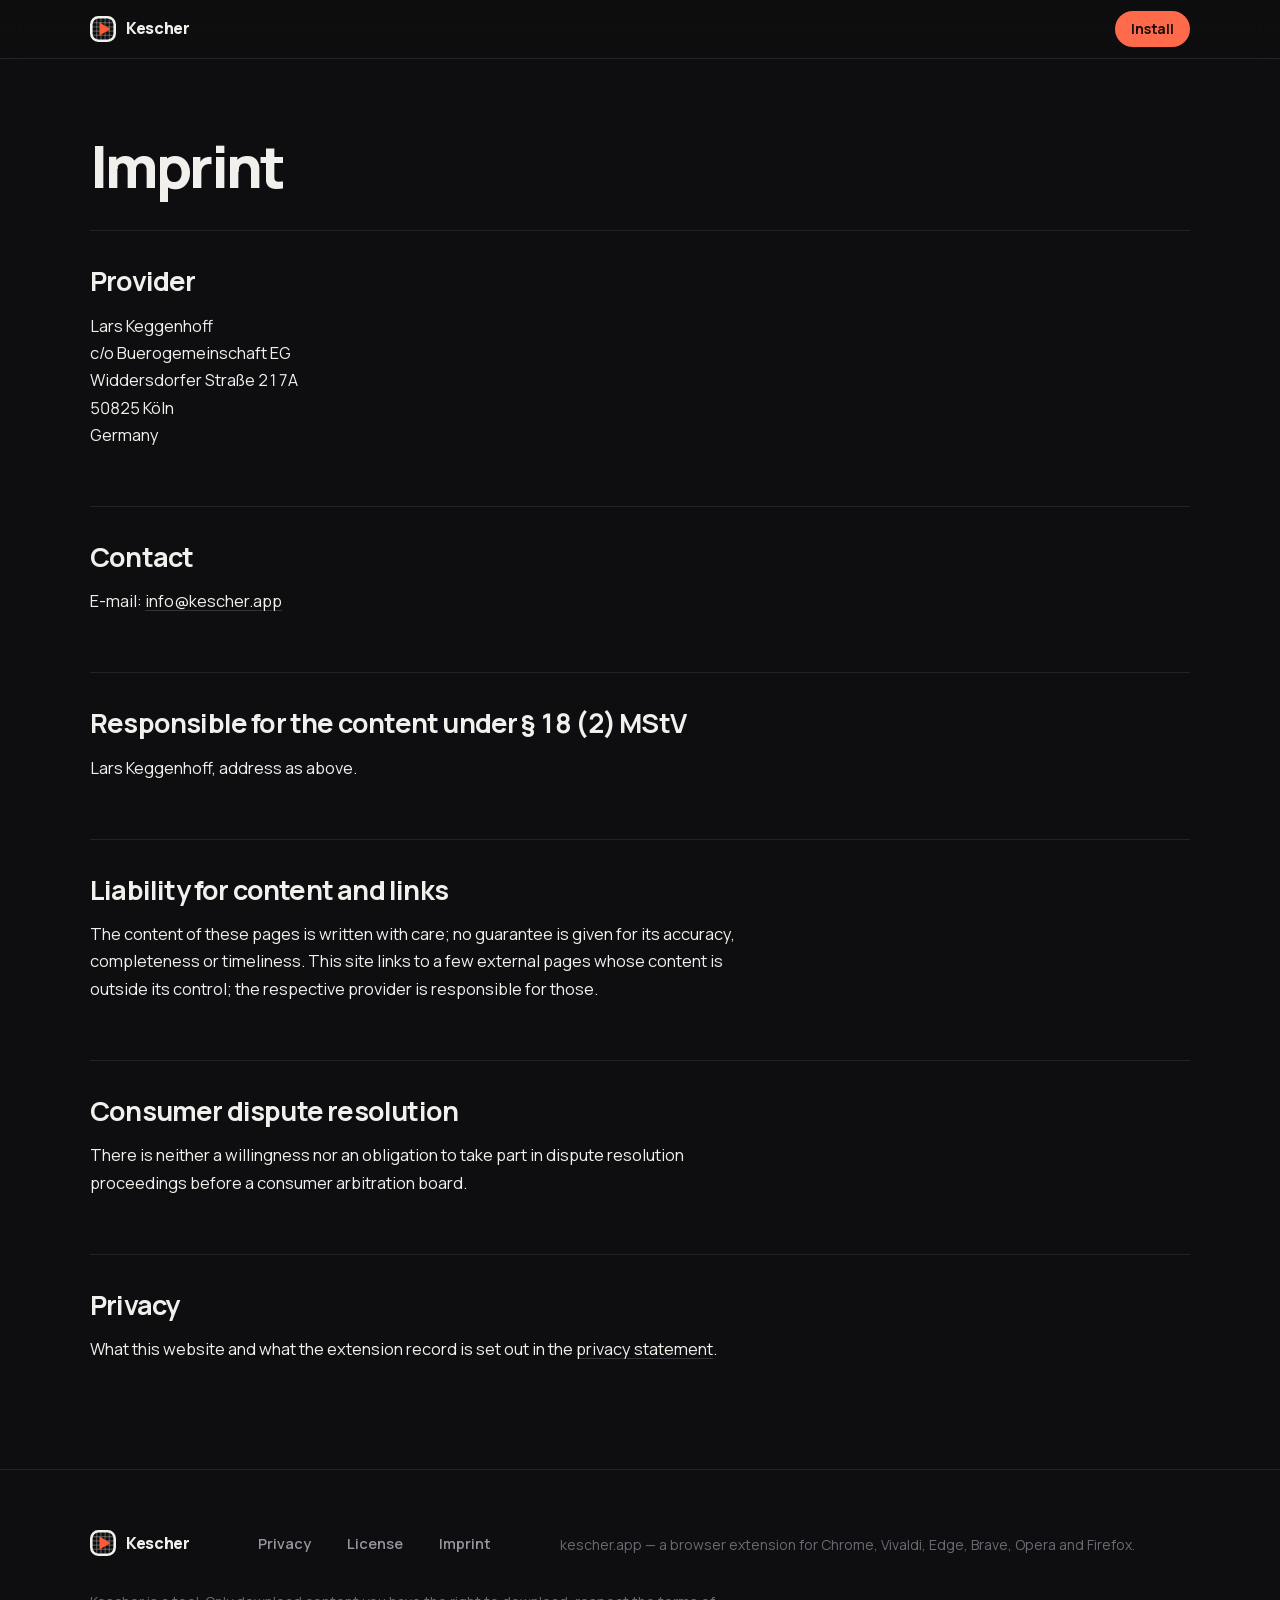
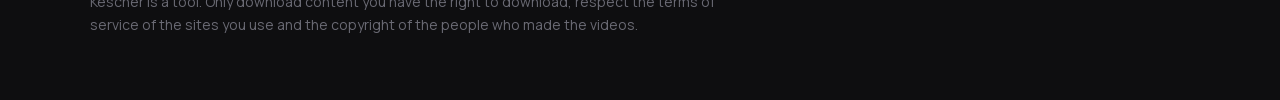
<file: imprint/index.html>
<!doctype html>
<html lang="en">
<head>
<meta charset="utf-8">
<meta name="viewport" content="width=device-width, initial-scale=1">
<title>Imprint | Kescher</title>
<meta name="description" content="Provider identification for kescher.app.">
<meta name="robots" content="noindex, follow">
<meta name="color-scheme" content="dark">
<link rel="canonical" href="https://kescher.app/imprint/">
<link rel="alternate" hreflang="en" href="https://kescher.app/imprint/">
<link rel="alternate" hreflang="x-default" href="https://kescher.app/imprint/">
<link rel="icon" href="/favicon.ico" sizes="48x48">
<link rel="icon" href="/assets/icon-192.png" type="image/png" sizes="192x192">
<link rel="icon" href="/favicon.svg" type="image/svg+xml">
<link rel="apple-touch-icon" href="/apple-touch-icon.png">
<meta http-equiv="Content-Security-Policy" content="default-src 'self'; script-src 'self' https://a.kescher.app; connect-src 'self' https://a.kescher.app; style-src 'self' 'unsafe-inline'; img-src 'self' data:; font-src 'self'; base-uri 'none'; form-action 'none'; object-src 'none'">
<link rel="stylesheet" href="/assets/site.css">
<script src="/assets/site.js"></script>
<!-- Self-hosted, cookieless Umami — this website only. The extension itself
     sends nothing anywhere; see /privacy/. The tracker origin is the one
     constant at the top of /assets/a.js. -->
<script defer src="/assets/a.js"></script>
</head>
<body>
<a class="skip" href="#main">Skip to content</a>

<header class="top">
  <div class="wrap">
    <a class="brand" href="/">
      <svg viewBox="0 0 64 64" width="26" height="26" aria-hidden="true" focusable="false"><clipPath id="kj1"><rect x="3.2" y="3.2" width="57.6" height="57.6" rx="17.5"/></clipPath><g clip-path="url(#kj1)" fill="none" stroke="currentColor" stroke-width="1.9" opacity=".45"><path d="M16.64 0v64M26.88 0v64M37.12 0v64M47.36 0v64M0 16.64h64M0 26.88h64M0 37.12h64M0 47.36h64"/></g><rect x="3.2" y="3.2" width="57.6" height="57.6" rx="17.5" fill="none" stroke="currentColor" stroke-width="6.4"/><polygon points="23.3,16 23.3,48 50.9,32" fill="#ff5a36"/></svg>
      <span>Kescher</span>
    </a>
    <span class="sp"></span>
    <a class="go" href="/#install">Install</a>
  </div>
</header>

<main id="main" class="doc">
  <div class="wrap">
    <div class="prose">
      <h1>Imprint</h1>
      <h2>Provider</h2>
      <p>Lars Keggenhoff<br>
      c/o Buerogemeinschaft EG<br>
      Widdersdorfer Straße 217A<br>
      50825 Köln<br>
      Germany</p>

      <h2>Contact</h2>
      <p>E-mail: <a href="mailto:info@kescher.app">info@kescher.app</a></p>
      <h2>Responsible for the content under § 18 (2) MStV</h2>
      <p>Lars Keggenhoff, address as above.</p>

      <h2>Liability for content and links</h2>
      <p>The content of these pages is written with care; no guarantee is given for its
      accuracy, completeness or timeliness. This site links to a few external pages whose
      content is outside its control; the respective provider is responsible for those.</p>

      <h2>Consumer dispute resolution</h2>
      <p>There is neither a willingness nor an obligation to take part in dispute resolution
      proceedings before a consumer arbitration board.</p>

      <h2>Privacy</h2>
      <p>What this website and what the extension record is set out in the
      <a href="/privacy/">privacy statement</a>.</p>
    </div>
  </div>
</main>

<footer>
  <div class="wrap inner">
    <a class="brand" href="/">
      <svg viewBox="0 0 64 64" width="26" height="26" aria-hidden="true" focusable="false"><clipPath id="kj3"><rect x="3.2" y="3.2" width="57.6" height="57.6" rx="17.5"/></clipPath><g clip-path="url(#kj3)" fill="none" stroke="currentColor" stroke-width="1.9" opacity=".45"><path d="M16.64 0v64M26.88 0v64M37.12 0v64M47.36 0v64M0 16.64h64M0 26.88h64M0 37.12h64M0 47.36h64"/></g><rect x="3.2" y="3.2" width="57.6" height="57.6" rx="17.5" fill="none" stroke="currentColor" stroke-width="6.4"/><polygon points="23.3,16 23.3,48 50.9,32" fill="#ff5a36"/></svg>
      <span>Kescher</span>
    </a>
    <nav aria-label="Legal">
      <a href="/privacy/">Privacy</a>
      <a href="/license/">License</a>
      <a href="/imprint/">Imprint</a>
    </nav>
    <p class="fine">kescher.app &mdash; a browser extension for Chrome, Vivaldi, Edge, Brave, Opera and Firefox.</p>
    <p class="fine">Kescher is a tool. Only download content you have the right to download, respect the terms of service of the sites you use and the copyright of the people who made the videos.</p>
  </div>
</footer>
</body>
</html>
</file>
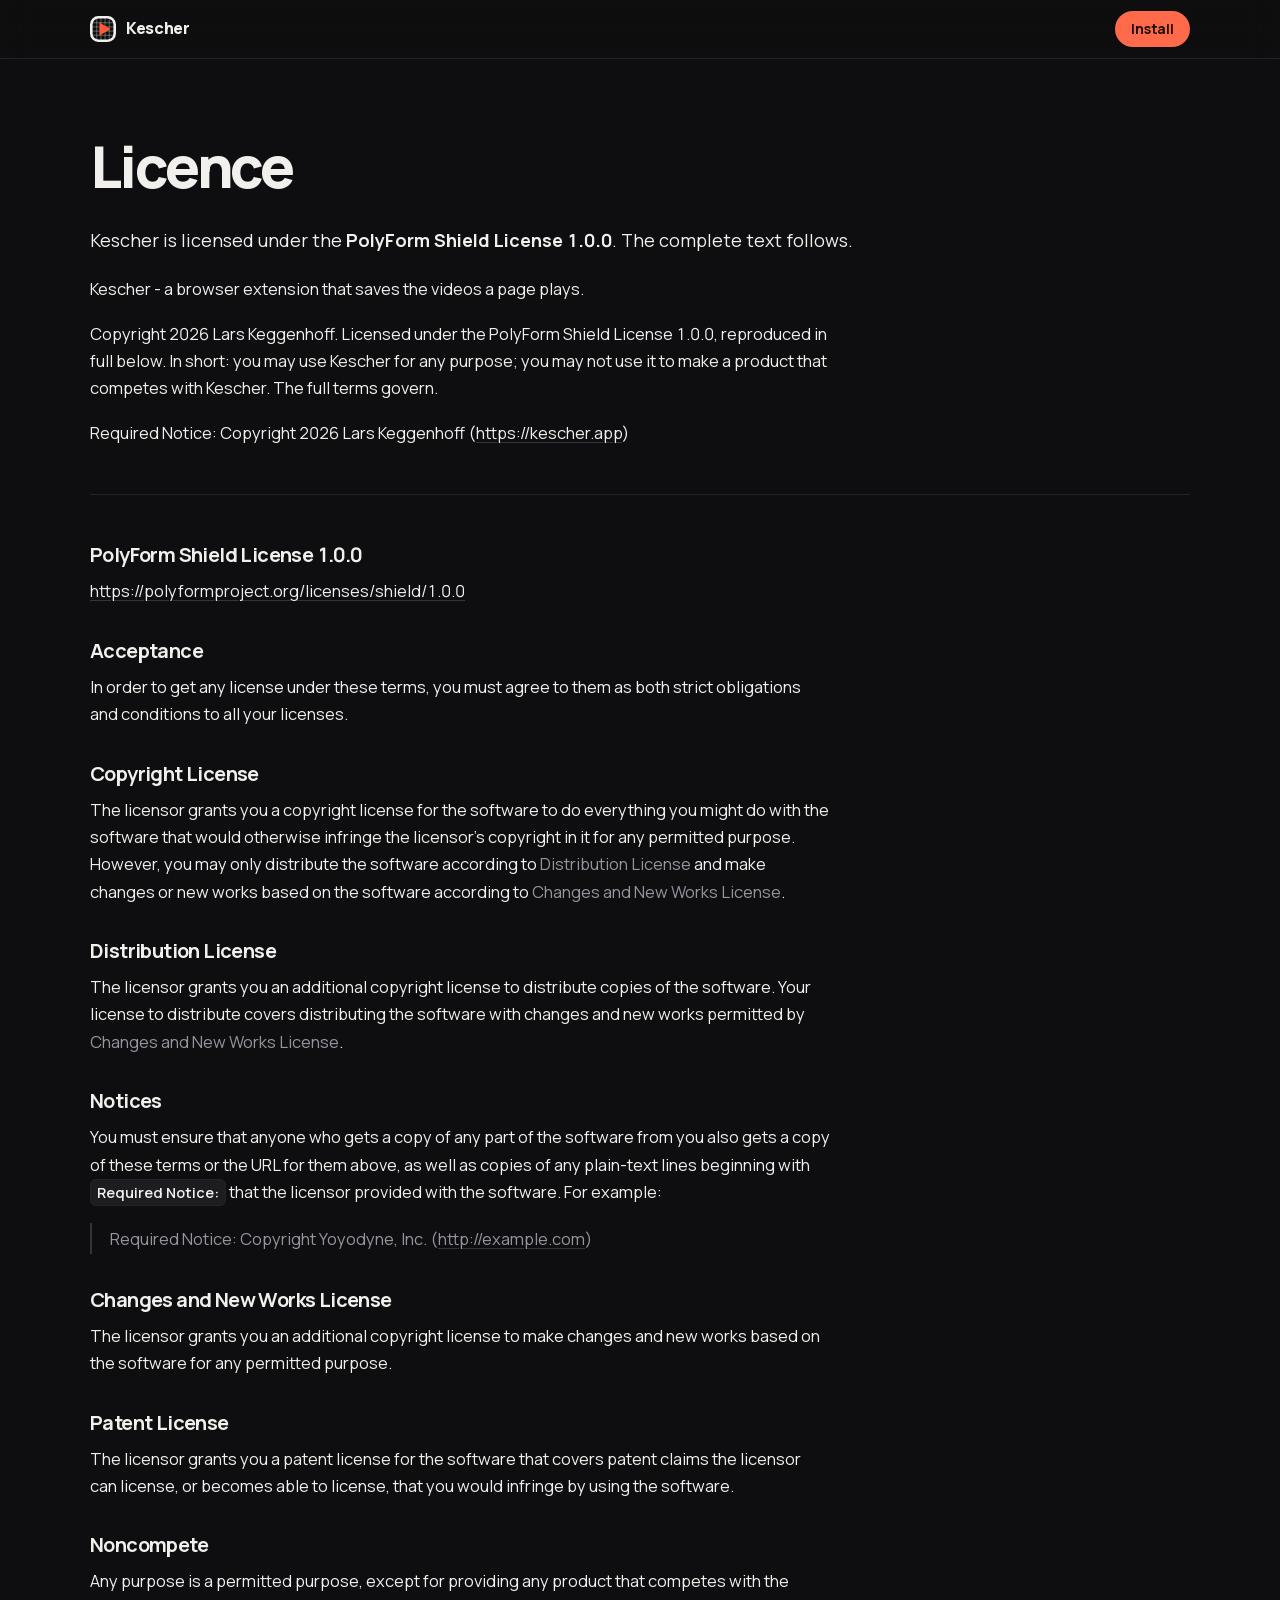
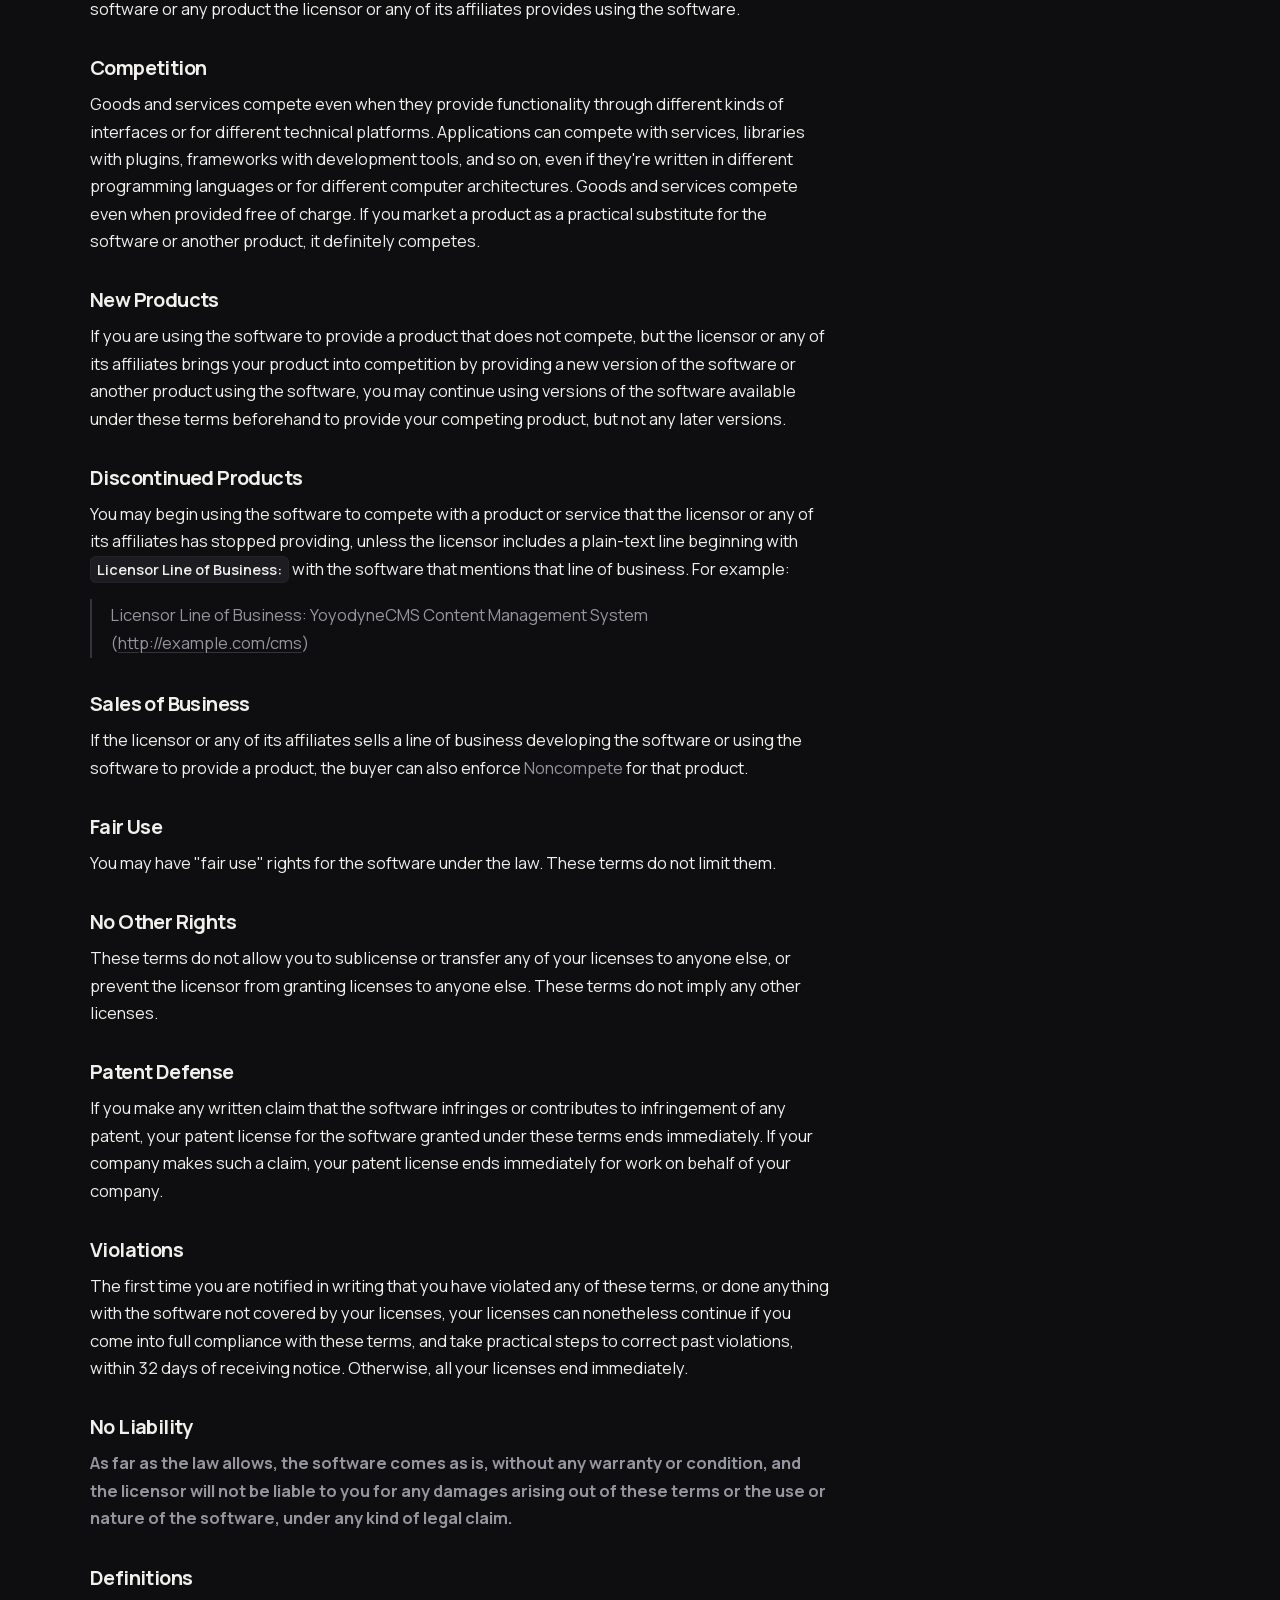
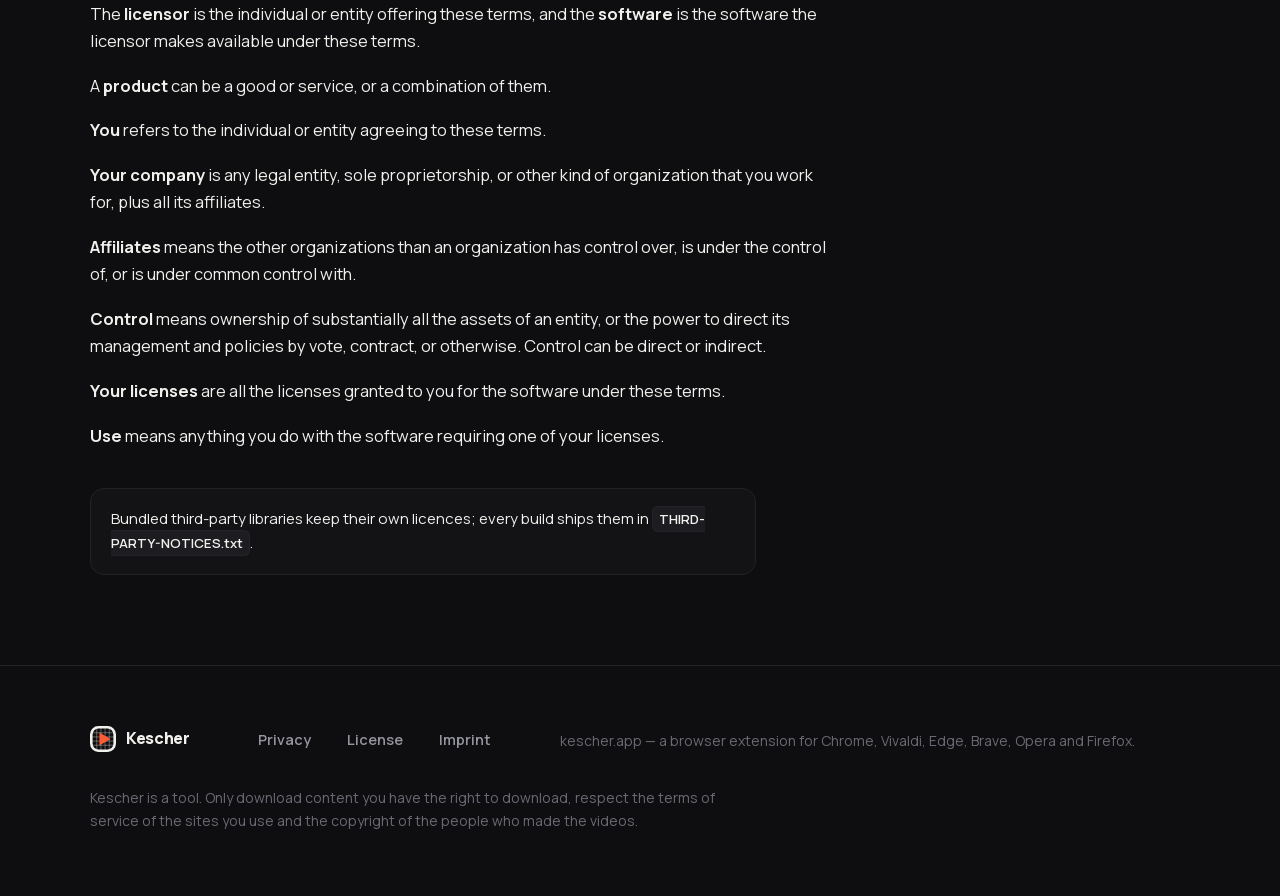
<file: license/index.html>
<!doctype html>
<html lang="en">
<head>
<meta charset="utf-8">
<meta name="viewport" content="width=device-width, initial-scale=1">
<title>Licence | Kescher</title>
<meta name="description" content="Kescher is licensed under the PolyForm Shield License 1.0.0.">
<meta name="robots" content="noindex, follow">
<meta name="color-scheme" content="dark">
<link rel="canonical" href="https://kescher.app/license/">
<link rel="alternate" hreflang="en" href="https://kescher.app/license/">
<link rel="alternate" hreflang="x-default" href="https://kescher.app/license/">
<link rel="icon" href="/favicon.ico" sizes="48x48">
<link rel="icon" href="/assets/icon-192.png" type="image/png" sizes="192x192">
<link rel="icon" href="/favicon.svg" type="image/svg+xml">
<link rel="apple-touch-icon" href="/apple-touch-icon.png">
<meta http-equiv="Content-Security-Policy" content="default-src 'self'; script-src 'self' https://a.kescher.app; connect-src 'self' https://a.kescher.app; style-src 'self' 'unsafe-inline'; img-src 'self' data:; font-src 'self'; base-uri 'none'; form-action 'none'; object-src 'none'">
<link rel="stylesheet" href="/assets/site.css">
<script src="/assets/site.js"></script>
<!-- Self-hosted, cookieless Umami — this website only. The extension itself
     sends nothing anywhere; see /privacy/. The tracker origin is the one
     constant at the top of /assets/a.js. -->
<script defer src="/assets/a.js"></script>
</head>
<body>
<a class="skip" href="#main">Skip to content</a>

<header class="top">
  <div class="wrap">
    <a class="brand" href="/">
      <svg viewBox="0 0 64 64" width="26" height="26" aria-hidden="true" focusable="false"><clipPath id="kj1"><rect x="3.2" y="3.2" width="57.6" height="57.6" rx="17.5"/></clipPath><g clip-path="url(#kj1)" fill="none" stroke="currentColor" stroke-width="1.9" opacity=".45"><path d="M16.64 0v64M26.88 0v64M37.12 0v64M47.36 0v64M0 16.64h64M0 26.88h64M0 37.12h64M0 47.36h64"/></g><rect x="3.2" y="3.2" width="57.6" height="57.6" rx="17.5" fill="none" stroke="currentColor" stroke-width="6.4"/><polygon points="23.3,16 23.3,48 50.9,32" fill="#ff5a36"/></svg>
      <span>Kescher</span>
    </a>
    <span class="sp"></span>
    <a class="go" href="/#install">Install</a>
  </div>
</header>

<main id="main" class="doc">
  <div class="wrap">
    <div class="prose legal-scroll">
      <h1>Licence</h1>
      <p>Kescher is licensed under the <strong>PolyForm Shield License 1.0.0</strong>. The complete
      text follows.</p>
<p>Kescher - a browser extension that saves the videos a page plays.</p>
<p>Copyright 2026 Lars Keggenhoff. Licensed under the PolyForm Shield License 1.0.0, reproduced in full below. In short: you may use Kescher for any purpose; you may not use it to make a product that competes with Kescher. The full terms govern.</p>
<p>Required Notice: Copyright 2026 Lars Keggenhoff (<a href="https://kescher.app">https://kescher.app</a>)</p>
<hr>
<h2>PolyForm Shield License 1.0.0</h2>
<p><a href="https://polyformproject.org/licenses/shield/1.0.0">https://polyformproject.org/licenses/shield/1.0.0</a></p>
<h2>Acceptance</h2>
<p>In order to get any license under these terms, you must agree to them as both strict obligations and conditions to all your licenses.</p>
<h2>Copyright License</h2>
<p>The licensor grants you a copyright license for the software to do everything you might do with the software that would otherwise infringe the licensor's copyright in it for any permitted purpose.  However, you may only distribute the software according to <em>Distribution License</em> and make changes or new works based on the software according to <em>Changes and New Works License</em>.</p>
<h2>Distribution License</h2>
<p>The licensor grants you an additional copyright license to distribute copies of the software.  Your license to distribute covers distributing the software with changes and new works permitted by <em>Changes and New Works License</em>.</p>
<h2>Notices</h2>
<p>You must ensure that anyone who gets a copy of any part of the software from you also gets a copy of these terms or the URL for them above, as well as copies of any plain-text lines beginning with <code>Required Notice:</code> that the licensor provided with the software.  For example:</p>
<blockquote><p>Required Notice: Copyright Yoyodyne, Inc. (<a href="http://example.com">http://example.com</a>)</p></blockquote>
<h2>Changes and New Works License</h2>
<p>The licensor grants you an additional copyright license to make changes and new works based on the software for any permitted purpose.</p>
<h2>Patent License</h2>
<p>The licensor grants you a patent license for the software that covers patent claims the licensor can license, or becomes able to license, that you would infringe by using the software.</p>
<h2>Noncompete</h2>
<p>Any purpose is a permitted purpose, except for providing any product that competes with the software or any product the licensor or any of its affiliates provides using the software.</p>
<h2>Competition</h2>
<p>Goods and services compete even when they provide functionality through different kinds of interfaces or for different technical platforms.  Applications can compete with services, libraries with plugins, frameworks with development tools, and so on, even if they're written in different programming languages or for different computer architectures.  Goods and services compete even when provided free of charge.  If you market a product as a practical substitute for the software or another product, it definitely competes.</p>
<h2>New Products</h2>
<p>If you are using the software to provide a product that does not compete, but the licensor or any of its affiliates brings your product into competition by providing a new version of the software or another product using the software, you may continue using versions of the software available under these terms beforehand to provide your competing product, but not any later versions.</p>
<h2>Discontinued Products</h2>
<p>You may begin using the software to compete with a product or service that the licensor or any of its affiliates has stopped providing, unless the licensor includes a plain-text line beginning with <code>Licensor Line of Business:</code> with the software that mentions that line of business.  For example:</p>
<blockquote><p>Licensor Line of Business: YoyodyneCMS Content Management System (<a href="http://example.com/cms">http://example.com/cms</a>)</p></blockquote>
<h2>Sales of Business</h2>
<p>If the licensor or any of its affiliates sells a line of business developing the software or using the software to provide a product, the buyer can also enforce <em>Noncompete</em> for that product.</p>
<h2>Fair Use</h2>
<p>You may have "fair use" rights for the software under the law. These terms do not limit them.</p>
<h2>No Other Rights</h2>
<p>These terms do not allow you to sublicense or transfer any of your licenses to anyone else, or prevent the licensor from granting licenses to anyone else.  These terms do not imply any other licenses.</p>
<h2>Patent Defense</h2>
<p>If you make any written claim that the software infringes or contributes to infringement of any patent, your patent license for the software granted under these terms ends immediately. If your company makes such a claim, your patent license ends immediately for work on behalf of your company.</p>
<h2>Violations</h2>
<p>The first time you are notified in writing that you have violated any of these terms, or done anything with the software not covered by your licenses, your licenses can nonetheless continue if you come into full compliance with these terms, and take practical steps to correct past violations, within 32 days of receiving notice.  Otherwise, all your licenses end immediately.</p>
<h2>No Liability</h2>
<p><strong><em>As far as the law allows, the software comes as is, without any warranty or condition, and the licensor will not be liable to you for any damages arising out of these terms or the use or nature of the software, under any kind of legal claim.</em></strong></p>
<h2>Definitions</h2>
<p>The <strong>licensor</strong> is the individual or entity offering these terms, and the <strong>software</strong> is the software the licensor makes available under these terms.</p>
<p>A <strong>product</strong> can be a good or service, or a combination of them.</p>
<p><strong>You</strong> refers to the individual or entity agreeing to these terms.</p>
<p><strong>Your company</strong> is any legal entity, sole proprietorship, or other kind of organization that you work for, plus all its affiliates.</p>
<p><strong>Affiliates</strong> means the other organizations than an organization has control over, is under the control of, or is under common control with.</p>
<p><strong>Control</strong> means ownership of substantially all the assets of an entity, or the power to direct its management and policies by vote, contract, or otherwise.  Control can be direct or indirect.</p>
<p><strong>Your licenses</strong> are all the licenses granted to you for the software under these terms.</p>
<p><strong>Use</strong> means anything you do with the software requiring one of your licenses.</p>
<div class="callout">
        <p>Bundled third-party libraries keep their own licences; every build ships them in
        <code>THIRD-PARTY-NOTICES.txt</code>.</p>
      </div>
    </div>
  </div>
</main>

<footer>
  <div class="wrap inner">
    <a class="brand" href="/">
      <svg viewBox="0 0 64 64" width="26" height="26" aria-hidden="true" focusable="false"><clipPath id="kj3"><rect x="3.2" y="3.2" width="57.6" height="57.6" rx="17.5"/></clipPath><g clip-path="url(#kj3)" fill="none" stroke="currentColor" stroke-width="1.9" opacity=".45"><path d="M16.64 0v64M26.88 0v64M37.12 0v64M47.36 0v64M0 16.64h64M0 26.88h64M0 37.12h64M0 47.36h64"/></g><rect x="3.2" y="3.2" width="57.6" height="57.6" rx="17.5" fill="none" stroke="currentColor" stroke-width="6.4"/><polygon points="23.3,16 23.3,48 50.9,32" fill="#ff5a36"/></svg>
      <span>Kescher</span>
    </a>
    <nav aria-label="Legal">
      <a href="/privacy/">Privacy</a>
      <a href="/license/">License</a>
      <a href="/imprint/">Imprint</a>
    </nav>
    <p class="fine">kescher.app &mdash; a browser extension for Chrome, Vivaldi, Edge, Brave, Opera and Firefox.</p>
    <p class="fine">Kescher is a tool. Only download content you have the right to download, respect the terms of service of the sites you use and the copyright of the people who made the videos.</p>
  </div>
</footer>
</body>
</html>
</file>
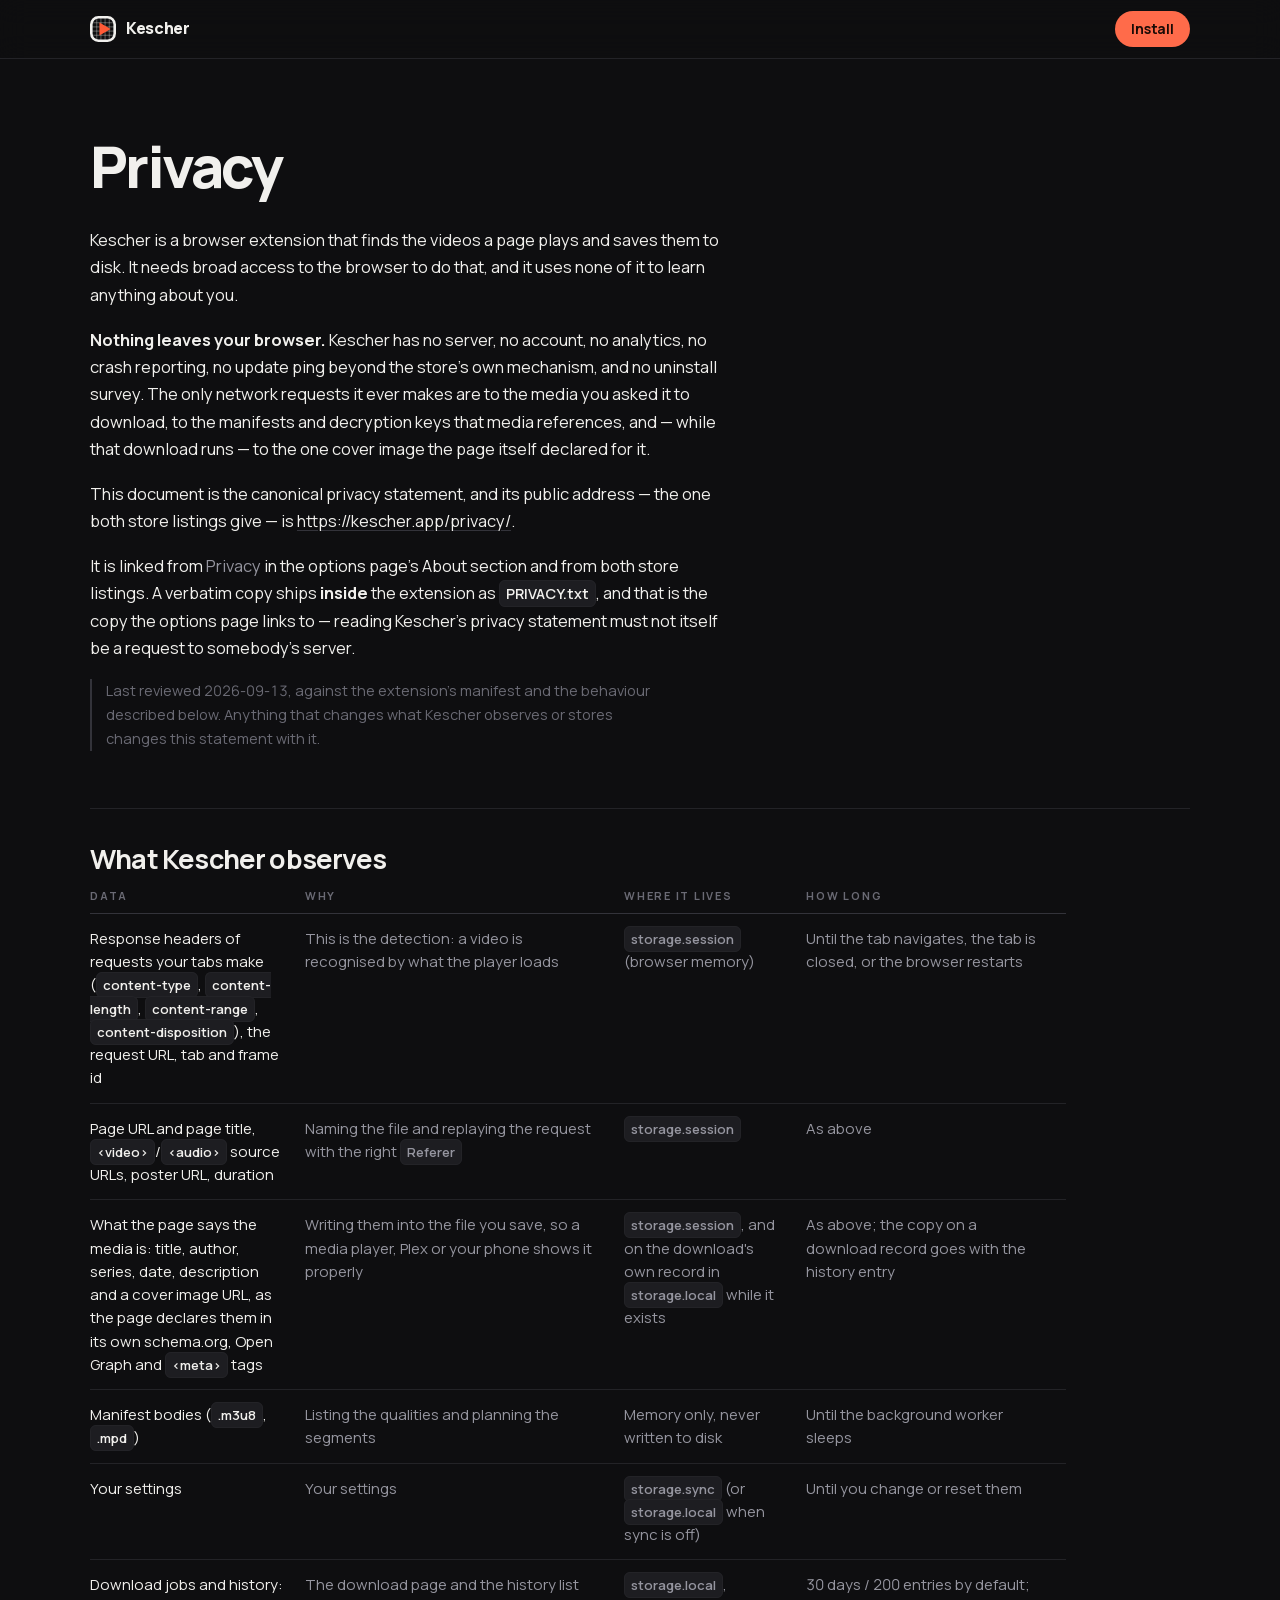
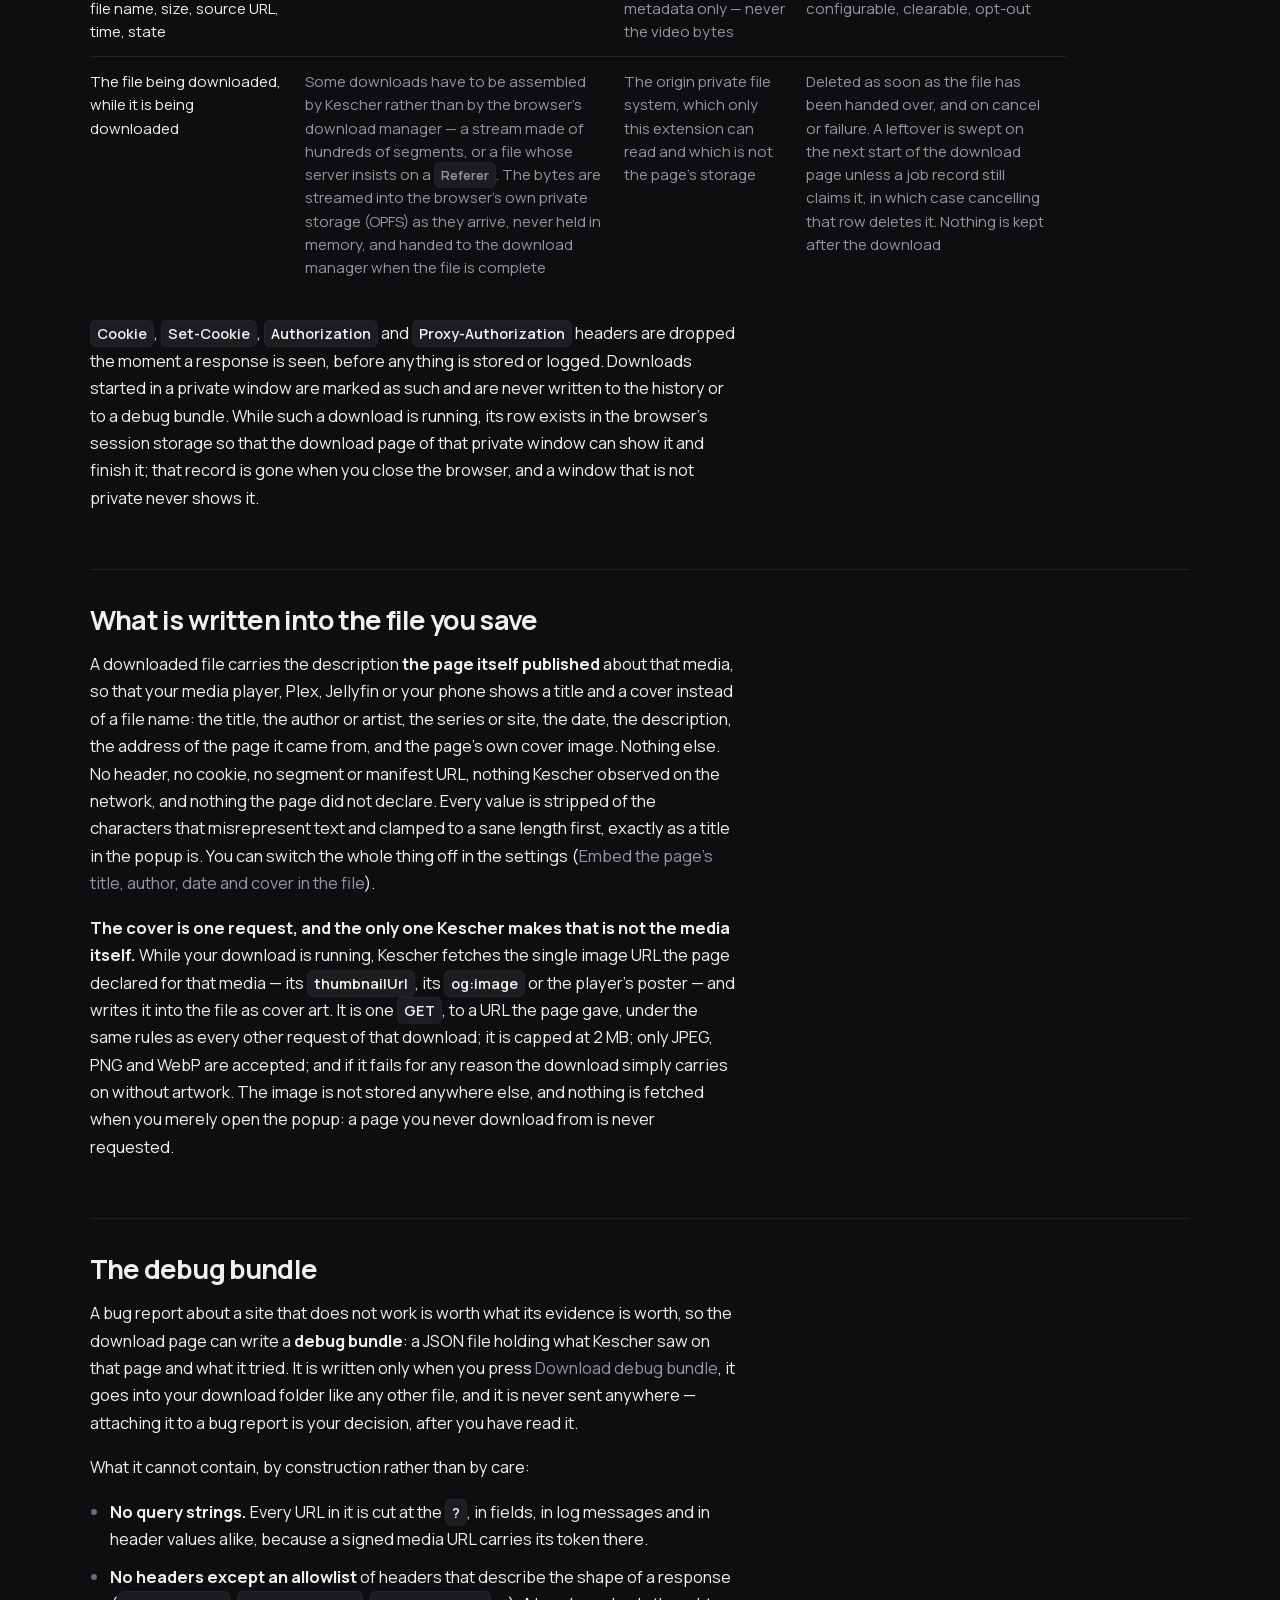
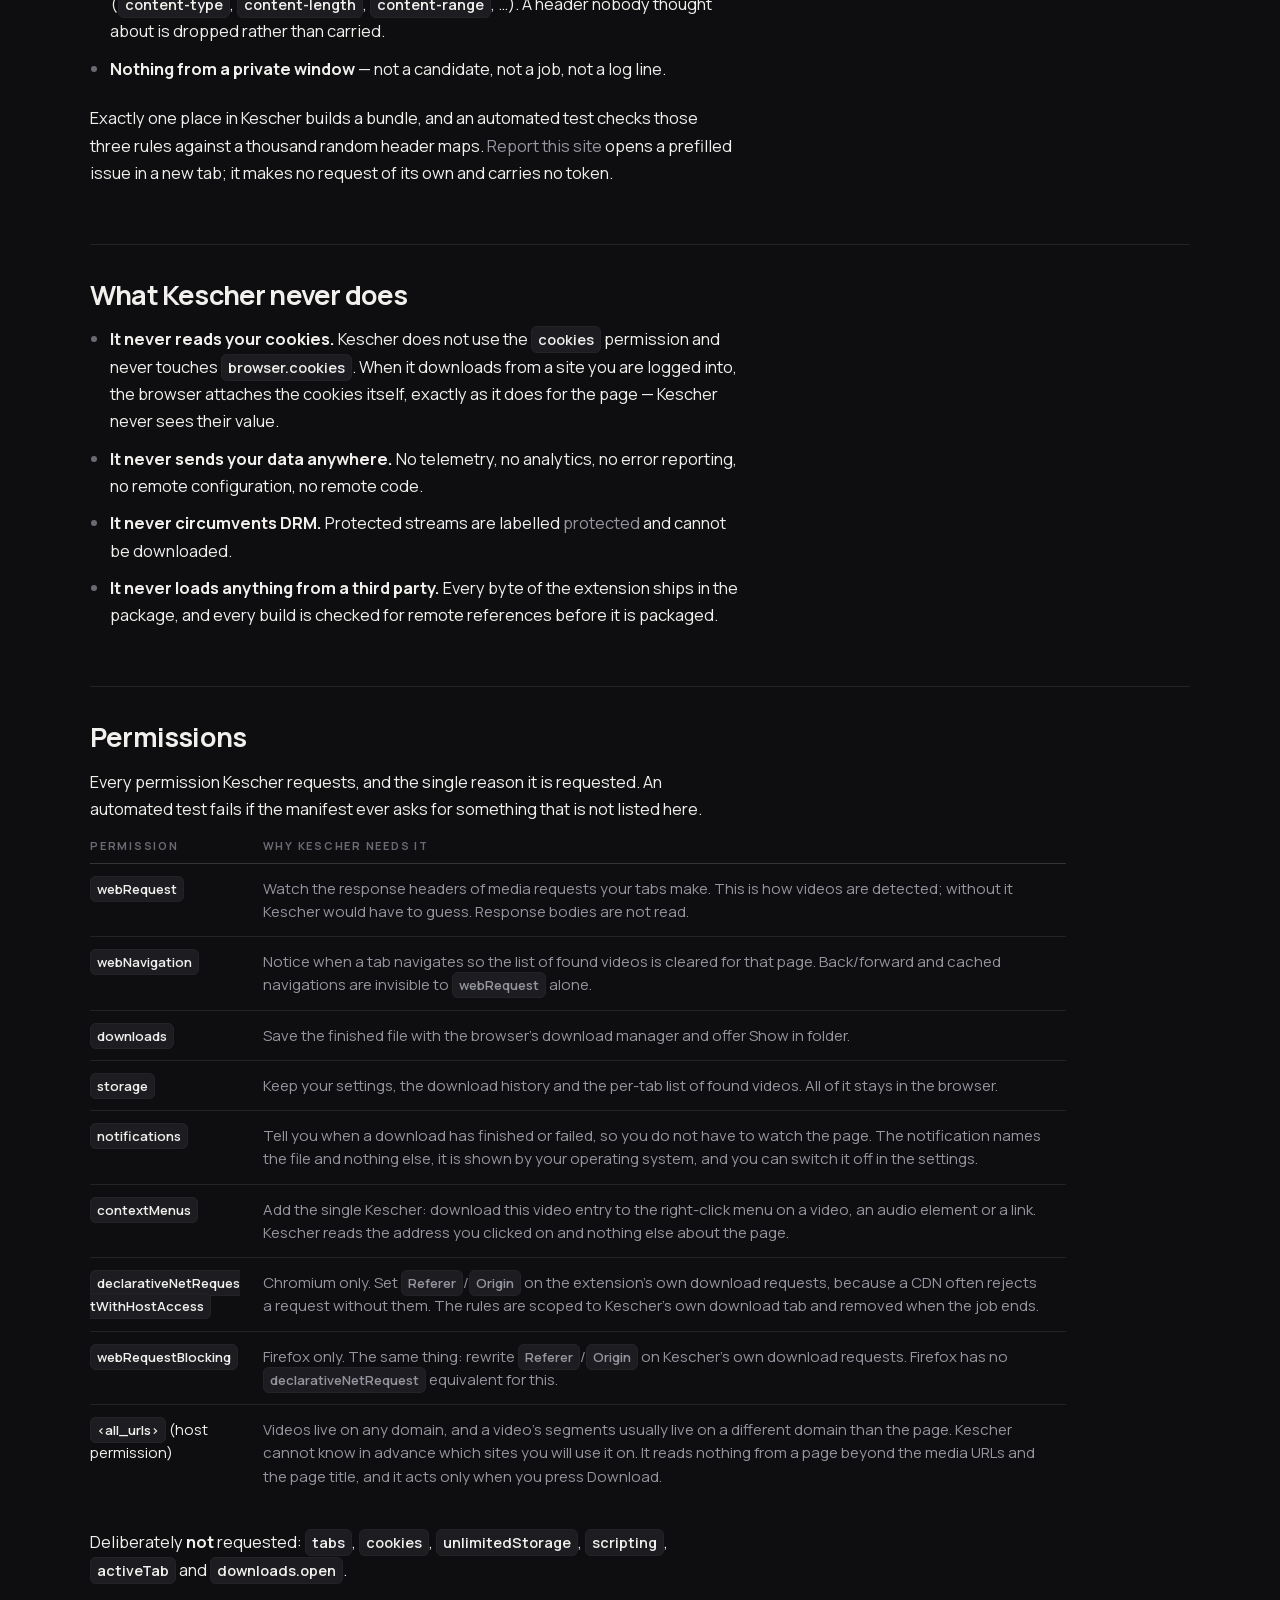
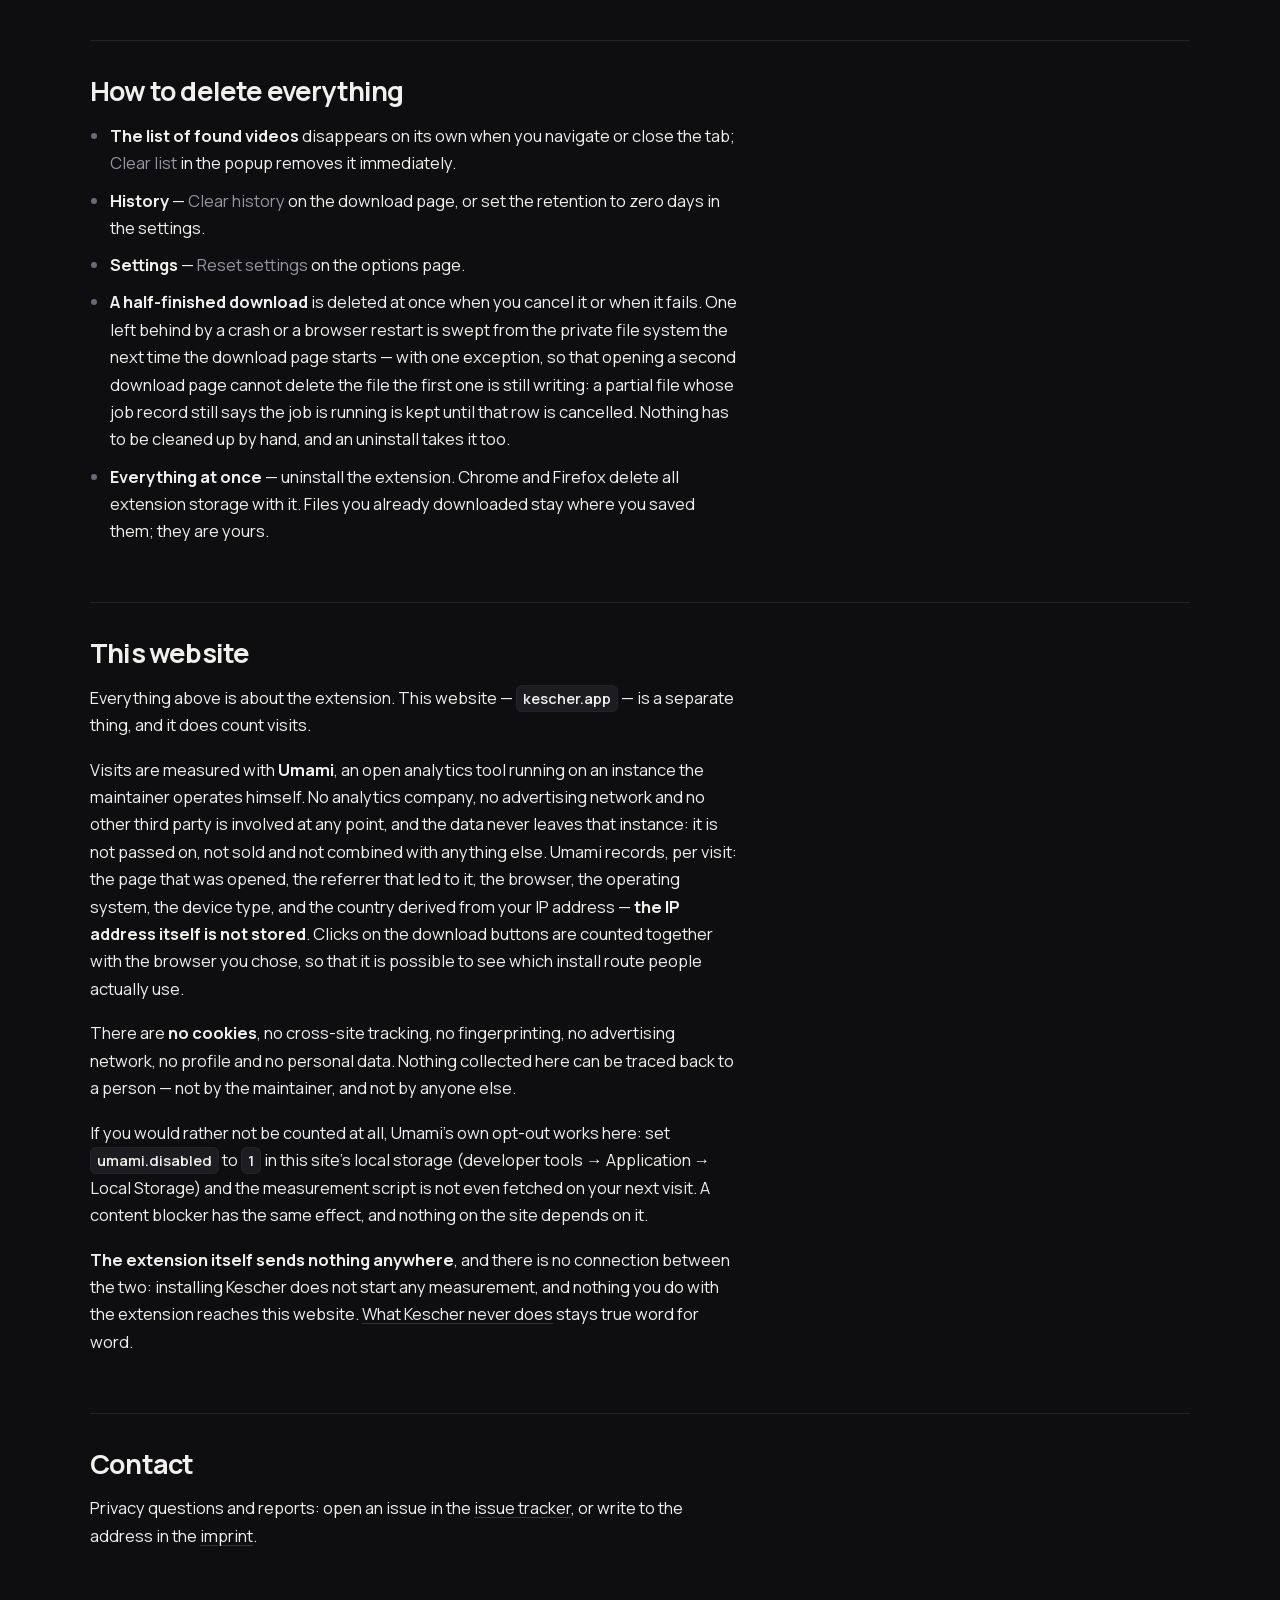
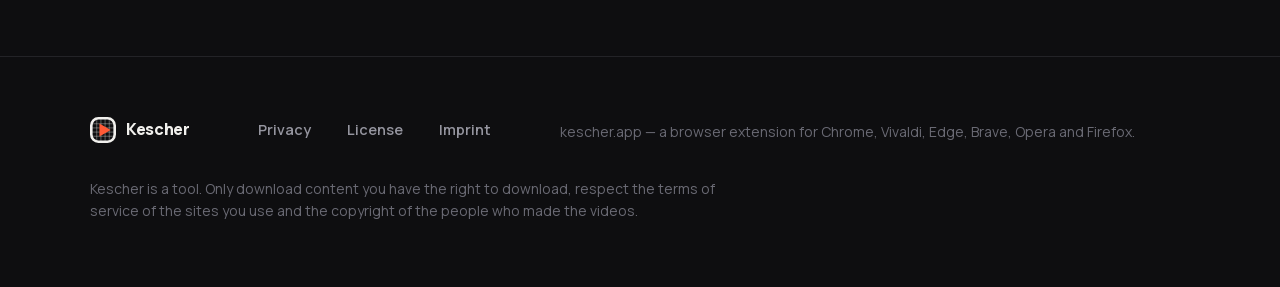
<file: privacy/index.html>
<!doctype html>
<html lang="en">
<head>
<meta charset="utf-8">
<meta name="viewport" content="width=device-width, initial-scale=1">
<title>Privacy | Kescher</title>
<meta name="description" content="What Kescher observes, where it is kept, how long, and how to delete all of it. Nothing leaves your browser.">
<meta name="robots" content="noindex, follow">
<meta name="color-scheme" content="dark">
<link rel="canonical" href="https://kescher.app/privacy/">
<link rel="alternate" hreflang="en" href="https://kescher.app/privacy/">
<link rel="alternate" hreflang="x-default" href="https://kescher.app/privacy/">
<link rel="icon" href="/favicon.ico" sizes="48x48">
<link rel="icon" href="/assets/icon-192.png" type="image/png" sizes="192x192">
<link rel="icon" href="/favicon.svg" type="image/svg+xml">
<link rel="apple-touch-icon" href="/apple-touch-icon.png">
<meta http-equiv="Content-Security-Policy" content="default-src 'self'; script-src 'self' https://a.kescher.app; connect-src 'self' https://a.kescher.app; style-src 'self' 'unsafe-inline'; img-src 'self' data:; font-src 'self'; base-uri 'none'; form-action 'none'; object-src 'none'">
<link rel="stylesheet" href="/assets/site.css">
<script src="/assets/site.js"></script>
<!-- Self-hosted, cookieless Umami — this website only. The extension itself
     sends nothing anywhere; see /privacy/. The tracker origin is the one
     constant at the top of /assets/a.js. -->
<script defer src="/assets/a.js"></script>
</head>
<body>
<a class="skip" href="#main">Skip to content</a>

<header class="top">
  <div class="wrap">
    <a class="brand" href="/">
      <svg viewBox="0 0 64 64" width="26" height="26" aria-hidden="true" focusable="false"><clipPath id="kj1"><rect x="3.2" y="3.2" width="57.6" height="57.6" rx="17.5"/></clipPath><g clip-path="url(#kj1)" fill="none" stroke="currentColor" stroke-width="1.9" opacity=".45"><path d="M16.64 0v64M26.88 0v64M37.12 0v64M47.36 0v64M0 16.64h64M0 26.88h64M0 37.12h64M0 47.36h64"/></g><rect x="3.2" y="3.2" width="57.6" height="57.6" rx="17.5" fill="none" stroke="currentColor" stroke-width="6.4"/><polygon points="23.3,16 23.3,48 50.9,32" fill="#ff5a36"/></svg>
      <span>Kescher</span>
    </a>
    <span class="sp"></span>
    <a class="go" href="/#install">Install</a>
  </div>
</header>

<main id="main" class="doc">
  <div class="wrap">
    <div class="prose">
      <h1>Privacy</h1>

      <p>Kescher is a browser extension that finds the videos a page plays and saves
      them to disk. It needs broad access to the browser to do that, and it uses
      none of it to learn anything about you.</p>

      <p><strong>Nothing leaves your browser.</strong> Kescher has no server, no account, no
      analytics, no crash reporting, no update ping beyond the store's own
      mechanism, and no uninstall survey. The only network requests it ever makes
      are to the media you asked it to download, to the manifests and decryption
      keys that media references, and — while that download runs — to the one cover
      image the page itself declared for it.</p>

      <p>This document is the canonical privacy statement, and its public address —
      the one both store listings give — is
      <a href="https://kescher.app/privacy/">https://kescher.app/privacy/</a>.</p>

      <p>It is linked from <em>Privacy</em> in the options page's About section and from
      both store listings. A verbatim copy ships <strong>inside</strong> the extension as
      <code>PRIVACY.txt</code>, and that is the copy the options page links to — reading
      Kescher's privacy statement must not itself be a request to somebody's
      server.</p>

      <p class="meta">Last reviewed 2026-09-13, against the extension's manifest and the behaviour
      described below. Anything that changes what Kescher observes or stores changes
      this statement with it.</p>

      <h2 id="observes">What Kescher observes</h2>

      <div class="table-scroll">
      <table>
        <thead><tr><th>Data</th><th>Why</th><th>Where it lives</th><th>How long</th></tr></thead>
        <tbody>
          <tr>
            <td>Response headers of requests your tabs make (<code>content-type</code>, <code>content-length</code>, <code>content-range</code>, <code>content-disposition</code>), the request URL, tab and frame id</td>
            <td>This <em>is</em> the detection: a video is recognised by what the player loads</td>
            <td><code>storage.session</code> (browser memory)</td>
            <td>Until the tab navigates, the tab is closed, or the browser restarts</td>
          </tr>
          <tr>
            <td>Page URL and page title, <code>&lt;video&gt;</code>/<code>&lt;audio&gt;</code> source URLs, poster URL, duration</td>
            <td>Naming the file and replaying the request with the right <code>Referer</code></td>
            <td><code>storage.session</code></td>
            <td>As above</td>
          </tr>
          <tr>
            <td>What the page says the media is: title, author, series, date, description and a cover image URL, as the page declares them in its own schema.org, Open Graph and <code>&lt;meta&gt;</code> tags</td>
            <td>Writing them into the file you save, so a media player, Plex or your phone shows it properly</td>
            <td><code>storage.session</code>, and on the download's own record in <code>storage.local</code> while it exists</td>
            <td>As above; the copy on a download record goes with the history entry</td>
          </tr>
          <tr>
            <td>Manifest bodies (<code>.m3u8</code>, <code>.mpd</code>)</td>
            <td>Listing the qualities and planning the segments</td>
            <td>Memory only, never written to disk</td>
            <td>Until the background worker sleeps</td>
          </tr>
          <tr>
            <td>Your settings</td>
            <td>Your settings</td>
            <td><code>storage.sync</code> (or <code>storage.local</code> when sync is off)</td>
            <td>Until you change or reset them</td>
          </tr>
          <tr>
            <td>Download jobs and history: file name, size, source URL, time, state</td>
            <td>The download page and the history list</td>
            <td><code>storage.local</code>, metadata only — never the video bytes</td>
            <td>30 days / 200 entries by default; configurable, clearable, opt-out</td>
          </tr>
          <tr>
            <td>The file being downloaded, while it is being downloaded</td>
            <td>Some downloads have to be assembled by Kescher rather than by the browser's download manager — a stream made of hundreds of segments, or a file whose server insists on a <code>Referer</code>. The bytes are streamed into the browser's own private storage (OPFS) as they arrive, never held in memory, and handed to the download manager when the file is complete</td>
            <td>The origin private file system, which only this extension can read and which is not the page's storage</td>
            <td>Deleted as soon as the file has been handed over, and on cancel or failure. A leftover is swept on the next start of the download page unless a job record still claims it, in which case cancelling that row deletes it. Nothing is kept after the download</td>
          </tr>
        </tbody>
      </table>
      </div>

      <p><code>Cookie</code>, <code>Set-Cookie</code>, <code>Authorization</code> and <code>Proxy-Authorization</code> headers are
      dropped the moment a response is seen, before anything is stored or logged.
      Downloads started in a private window are marked as such and are never written
      to the history or to a debug bundle. While such a download is running, its row
      exists in the browser's session storage so that the download page of that
      private window can show it and finish it; that record is gone when you close the
      browser, and a window that is not private never shows it.</p>

      <h2 id="metadata">What is written into the file you save</h2>

      <p>A downloaded file carries the description <strong>the page itself published</strong> about
      that media, so that your media player, Plex, Jellyfin or your phone shows a
      title and a cover instead of a file name: the title, the author or artist, the
      series or site, the date, the description, the address of the page it came
      from, and the page's own cover image. Nothing else. No header, no cookie, no
      segment or manifest URL, nothing Kescher observed on the network, and nothing
      the page did not declare. Every value is stripped of the characters that
      misrepresent text and clamped to a sane length first, exactly as a title in
      the popup is. You can switch the whole thing off in the settings (<em>Embed the
      page's title, author, date and cover in the file</em>).</p>

      <p><strong>The cover is one request, and the only one Kescher makes that is not the
      media itself.</strong> While your download is running, Kescher fetches the single
      image URL the page declared for that media — its <code>thumbnailUrl</code>, its
      <code>og:image</code> or the player's poster — and writes it into the file as cover art.
      It is one <code>GET</code>, to a URL the page gave, under the same rules as every other
      request of that download; it is capped at 2 MB; only JPEG, PNG and WebP are
      accepted; and if it fails for any reason the download simply carries on
      without artwork. The image is not stored anywhere else, and nothing is fetched
      when you merely open the popup: a page you never download from is never
      requested.</p>

      <h2 id="debug-bundle">The debug bundle</h2>

      <p>A bug report about a site that does not work is worth what its evidence is
      worth, so the download page can write a <strong>debug bundle</strong>: a JSON file holding
      what Kescher saw on that page and what it tried. It is written only when you
      press <em>Download debug bundle</em>, it goes into your download folder like any
      other file, and it is never sent anywhere — attaching it to a bug report is
      your decision, after you have read it.</p>

      <p>What it cannot contain, by construction rather than by care:</p>
      <ul>
        <li><strong>No query strings.</strong> Every URL in it is cut at the <code>?</code>, in fields, in log
        messages and in header values alike, because a signed media URL carries its
        token there.</li>
        <li><strong>No headers except an allowlist</strong> of headers that describe the shape of a
        response (<code>content-type</code>, <code>content-length</code>, <code>content-range</code>, …). A header
        nobody thought about is dropped rather than carried.</li>
        <li><strong>Nothing from a private window</strong> — not a candidate, not a job, not a log
        line.</li>
      </ul>

      <p>Exactly one place in Kescher builds a bundle, and an automated test checks
      those three rules against a thousand random header maps. <em>Report this site</em>
      opens a prefilled issue in a new tab; it makes no request of its own and
      carries no token.</p>

      <h2 id="never">What Kescher never does</h2>
      <ul>
        <li><strong>It never reads your cookies.</strong> Kescher does not use the <code>cookies</code>
        permission and never touches <code>browser.cookies</code>. When it downloads from a
        site you are logged into, the browser attaches the cookies itself, exactly as
        it does for the page — Kescher never sees their value.</li>
        <li><strong>It never sends your data anywhere.</strong> No telemetry, no analytics, no error
        reporting, no remote configuration, no remote code.</li>
        <li><strong>It never circumvents DRM.</strong> Protected streams are labelled <em>protected</em> and
        cannot be downloaded.</li>
        <li><strong>It never loads anything from a third party.</strong> Every byte of the extension
        ships in the package, and every build is checked for remote references
        before it is packaged.</li>
      </ul>

      <h2 id="permissions">Permissions</h2>

      <p>Every permission Kescher requests, and the single reason it is requested. An
      automated test fails if the manifest ever asks for something that is not
      listed here.</p>

      <div class="table-scroll">
      <table>
        <thead><tr><th>Permission</th><th>Why Kescher needs it</th></tr></thead>
        <tbody>
          <tr><td><code>webRequest</code></td><td>Watch the response headers of media requests your tabs make. This is how videos are detected; without it Kescher would have to guess. Response bodies are not read.</td></tr>
          <tr><td><code>webNavigation</code></td><td>Notice when a tab navigates so the list of found videos is cleared for that page. Back/forward and cached navigations are invisible to <code>webRequest</code> alone.</td></tr>
          <tr><td><code>downloads</code></td><td>Save the finished file with the browser's download manager and offer <em>Show in folder</em>.</td></tr>
          <tr><td><code>storage</code></td><td>Keep your settings, the download history and the per-tab list of found videos. All of it stays in the browser.</td></tr>
          <tr><td><code>notifications</code></td><td>Tell you when a download has finished or failed, so you do not have to watch the page. The notification names the file and nothing else, it is shown by your operating system, and you can switch it off in the settings.</td></tr>
          <tr><td><code>contextMenus</code></td><td>Add the single <em>Kescher: download this video</em> entry to the right-click menu on a video, an audio element or a link. Kescher reads the address you clicked on and nothing else about the page.</td></tr>
          <tr><td><code>declarativeNetRequestWithHostAccess</code></td><td>Chromium only. Set <code>Referer</code>/<code>Origin</code> on the extension's own download requests, because a CDN often rejects a request without them. The rules are scoped to Kescher's own download tab and removed when the job ends.</td></tr>
          <tr><td><code>webRequestBlocking</code></td><td>Firefox only. The same thing: rewrite <code>Referer</code>/<code>Origin</code> on Kescher's own download requests. Firefox has no <code>declarativeNetRequest</code> equivalent for this.</td></tr>
          <tr><td><code>&lt;all_urls&gt;</code> (host permission)</td><td>Videos live on any domain, and a video's segments usually live on a different domain than the page. Kescher cannot know in advance which sites you will use it on. It reads nothing from a page beyond the media URLs and the page title, and it acts only when you press <em>Download</em>.</td></tr>
        </tbody>
      </table>
      </div>

      <p>Deliberately <strong>not</strong> requested: <code>tabs</code>, <code>cookies</code>, <code>unlimitedStorage</code>,
      <code>scripting</code>, <code>activeTab</code> and <code>downloads.open</code>.</p>

      <h2 id="delete">How to delete everything</h2>
      <ul>
        <li><strong>The list of found videos</strong> disappears on its own when you navigate or
        close the tab; <em>Clear list</em> in the popup removes it immediately.</li>
        <li><strong>History</strong> — <em>Clear history</em> on the download page, or set the retention to
        zero days in the settings.</li>
        <li><strong>Settings</strong> — <em>Reset settings</em> on the options page.</li>
        <li><strong>A half-finished download</strong> is deleted at once when you cancel it or when it
        fails. One left behind by a crash or a browser restart is swept from the
        private file system the next time the download page starts — with one
        exception, so that opening a second download page cannot delete the file the
        first one is still writing: a partial file whose job record still says the
        job is running is kept until that row is cancelled. Nothing has to be cleaned
        up by hand, and an uninstall takes it too.</li>
        <li><strong>Everything at once</strong> — uninstall the extension. Chrome and Firefox delete
        all extension storage with it. Files you already downloaded stay where you
        saved them; they are yours.</li>
      </ul>

      <h2 id="website">This website</h2>

      <p>Everything above is about the extension. This website — <code>kescher.app</code> — is a
      separate thing, and it does count visits.</p>

      <p>Visits are measured with <strong>Umami</strong>, an open analytics tool running on an
      instance the maintainer operates himself. No analytics company, no advertising
      network and no other third party is involved at any point, and the data never
      leaves that instance: it is not passed on, not sold and not combined with anything
      else. Umami records, per visit: the page that was opened, the referrer that led to
      it, the browser, the operating system, the device type, and the country derived
      from your IP address — <strong>the IP address itself is not stored</strong>. Clicks on
      the download buttons are counted together with the browser you chose, so that it
      is possible to see which install route people actually use.</p>

      <p>There are <strong>no cookies</strong>, no cross-site tracking, no fingerprinting, no
      advertising network, no profile and no personal data. Nothing collected here can be
      traced back to a person — not by the maintainer, and not by anyone else.</p>

      <p>If you would rather not be counted at all, Umami's own opt-out works here:
      set <code>umami.disabled</code> to <code>1</code> in this site's local storage (developer
      tools → Application → Local Storage) and the measurement script is not even
      fetched on your next visit. A content blocker has the same effect, and nothing on
      the site depends on it.</p>

      <p><strong>The extension itself sends nothing anywhere</strong>, and there is no connection
      between the two: installing Kescher does not start any measurement, and
      nothing you do with the extension reaches this website.
      <a href="#never">What Kescher never does</a> stays true word for word.</p>

      <h2 id="contact">Contact</h2>

      <p>Privacy questions and reports: open an issue in the
      <a href="https://github.com/STACK25/kescher.app/issues">issue tracker</a>, or write to
      the address in the <a href="/imprint/">imprint</a>.</p>
    </div>
  </div>
</main>

<footer>
  <div class="wrap inner">
    <a class="brand" href="/">
      <svg viewBox="0 0 64 64" width="26" height="26" aria-hidden="true" focusable="false"><clipPath id="kj3"><rect x="3.2" y="3.2" width="57.6" height="57.6" rx="17.5"/></clipPath><g clip-path="url(#kj3)" fill="none" stroke="currentColor" stroke-width="1.9" opacity=".45"><path d="M16.64 0v64M26.88 0v64M37.12 0v64M47.36 0v64M0 16.64h64M0 26.88h64M0 37.12h64M0 47.36h64"/></g><rect x="3.2" y="3.2" width="57.6" height="57.6" rx="17.5" fill="none" stroke="currentColor" stroke-width="6.4"/><polygon points="23.3,16 23.3,48 50.9,32" fill="#ff5a36"/></svg>
      <span>Kescher</span>
    </a>
    <nav aria-label="Legal">
      <a href="/privacy/">Privacy</a>
      <a href="/license/">License</a>
      <a href="/imprint/">Imprint</a>
    </nav>
    <p class="fine">kescher.app &mdash; a browser extension for Chrome, Vivaldi, Edge, Brave, Opera and Firefox.</p>
    <p class="fine">Kescher is a tool. Only download content you have the right to download, respect the terms of service of the sites you use and the copyright of the people who made the videos.</p>
  </div>
</footer>
</body>
</html>
</file>
<file: assets/site.css>
/* kescher.app — the whole stylesheet.

   No build step: this file is served as it is. Manrope is self-hosted in
   /assets/fonts (see LICENSE-Manrope.txt), so no request ever leaves for a
   font CDN and `font-src 'self'` in the meta CSP holds. */

/* ===================== font ===================== */

/* Manrope, variable, weights 400–800. SIL Open Font License 1.1 —
   /assets/fonts/LICENSE-Manrope.txt. */
@font-face {
  font-family: 'Manrope';
  font-style: normal;
  font-weight: 400 800;
  font-display: swap;
  src: url(/assets/fonts/manrope-latin-ext.woff2) format('woff2');
  unicode-range: U+0100-02BA, U+02BD-02C5, U+02C7-02CC, U+02CE-02D7, U+02DD-02FF, U+0304,
    U+0308, U+0329, U+1D00-1DBF, U+1E00-1E9F, U+1EF2-1EFF, U+2020, U+20A0-20AB, U+20AD-20C0,
    U+2113, U+2C60-2C7F, U+A720-A7FF;
}
@font-face {
  font-family: 'Manrope';
  font-style: normal;
  font-weight: 400 800;
  font-display: swap;
  src: url(/assets/fonts/manrope-latin.woff2) format('woff2');
  unicode-range: U+0000-00FF, U+0131, U+0152-0153, U+02BB-02BC, U+02C6, U+02DA, U+02DC,
    U+0304, U+0308, U+0329, U+2000-206F, U+20AC, U+2122, U+2191, U+2193, U+2212, U+2215,
    U+FEFF, U+FFFD;
}

/* ===================== tokens ===================== */

:root {
  /* One theme: dark (decided 2026-09-23 — one good dark mode rather than two
     average ones). */
  color-scheme: dark;
  --bg: #0e0e10;
  --bg-2: #131316;
  --ink: #f1f0ed;
  --grey: #95959f;
  --grey-2: #6a6a74;
  --line: #232327;
  --line-2: #33333a;
  --coral: #ff6b4a;
  --on-coral: #1a0b06;
  --card: #17171a;
  --shadow:
    0 1px 0 rgba(255, 255, 255, 0.04), 0 10px 24px -12px rgba(0, 0, 0, 0.8),
    0 54px 100px -50px rgba(0, 0, 0, 0.9);
  --grid-line: rgba(241, 240, 237, 0.05);
  --sel: #1d1d21;
  --font: 'Manrope', 'Helvetica Neue', Arial, sans-serif;
}

/* ===================== base ===================== */

* {
  box-sizing: border-box;
}
html {
  -webkit-text-size-adjust: 100%;
  scroll-behavior: smooth;
}
body {
  margin: 0;
  background: var(--bg);
  color: var(--ink);
  font: 400 17px/1.6 var(--font);
  -webkit-font-smoothing: antialiased;
  font-variant-numeric: tabular-nums;
}
a {
  color: inherit;
}
img,
svg {
  max-width: 100%;
}
:focus-visible {
  outline: 2px solid var(--coral);
  outline-offset: 3px;
  border-radius: 3px;
}
h1,
h2,
h3 {
  text-wrap: balance;
  margin: 0;
}
.wrap {
  max-width: 1180px;
  margin: 0 auto;
  padding: 0 20px;
}
@media (min-width: 820px) {
  .wrap {
    padding: 0 40px;
  }
}
.skip {
  position: absolute;
  left: -9999px;
}
.skip:focus {
  position: fixed;
  left: 18px;
  top: 14px;
  z-index: 60;
  background: var(--ink);
  color: var(--bg);
  padding: 11px 16px;
  border-radius: 8px;
  font-weight: 600;
}
.visually-hidden {
  position: absolute;
  left: -9999px;
}

.eyebrow {
  font: 700 11px/1 var(--font);
  letter-spacing: 0.2em;
  text-transform: uppercase;
  color: var(--grey-2);
  margin: 0 0 18px;
}

/* ===================== top bar ===================== */

.top {
  position: sticky;
  top: 0;
  z-index: 50;
  background: var(--bg);
  background: color-mix(in srgb, var(--bg) 86%, transparent);
  -webkit-backdrop-filter: saturate(1.4) blur(14px);
  backdrop-filter: saturate(1.4) blur(14px);
  border-bottom: 1px solid var(--line);
}
.top .wrap {
  display: flex;
  align-items: center;
  gap: 16px;
  min-height: 58px;
}
.brand {
  display: flex;
  align-items: center;
  gap: 10px;
  text-decoration: none;
  font-weight: 800;
  font-size: 16px;
  letter-spacing: -0.02em;
}
.brand svg {
  display: block;
  flex: none;
}
.top .links {
  display: flex;
  gap: 4px;
  margin-left: 18px;
}
.top .links a {
  display: inline-flex;
  align-items: center;
  min-height: 36px;
  padding: 0 12px;
  border-radius: 999px;
  text-decoration: none;
  color: var(--grey);
  font-weight: 600;
  font-size: 14px;
}
.top .links a:hover {
  color: var(--ink);
  background: var(--bg-2);
}
@media (max-width: 900px) {
  .top .links {
    display: none;
  }
}
.top .sp {
  flex: 1;
}
.top .go {
  display: inline-flex;
  align-items: center;
  min-height: 36px;
  padding: 0 16px;
  border-radius: 999px;
  background: var(--coral);
  color: var(--on-coral);
  text-decoration: none;
  font-weight: 700;
  font-size: 14px;
  letter-spacing: -0.01em;
}
.top .go:hover {
  filter: brightness(1.06);
}
@media (max-width: 700px) {
  .top .go {
    min-height: 44px;
  }
  .brand span {
    display: none;
  }
}

/* ===================== hero ===================== */

.hero {
  position: relative;
  padding: clamp(40px, 7vw, 104px) 0 clamp(44px, 6vw, 88px);
  overflow: hidden;
}
/* The landing page's grid, behind the product only. */
.hero::before {
  content: '';
  position: absolute;
  inset: 0;
  pointer-events: none;
  background-image:
    linear-gradient(to right, var(--grid-line) 1px, transparent 1px),
    linear-gradient(to bottom, var(--grid-line) 1px, transparent 1px);
  background-size: 68px 68px;
  -webkit-mask-image: radial-gradient(60% 85% at 80% 45%, #000 30%, transparent 75%);
  mask-image: radial-gradient(60% 85% at 80% 45%, #000 30%, transparent 75%);
}
.hero-grid {
  position: relative;
  display: grid;
  grid-template-columns: minmax(0, 0.9fr) minmax(0, 1.1fr);
  gap: clamp(36px, 4vw, 64px);
  align-items: center;
}
@media (max-width: 980px) {
  .hero-grid {
    grid-template-columns: minmax(0, 1fr);
  }
}
.hero .eyebrow {
  margin-bottom: 22px;
}
.hero .headline {
  margin: 0 0 22px;
  font-size: clamp(42px, 4.6vw, 66px);
  line-height: 1.02;
  font-weight: 800;
  letter-spacing: -0.048em;
  text-wrap: balance;
}
.hero .headline .dot {
  color: var(--coral);
}
.hero .headline .q {
  display: block;
  color: var(--grey);
}
.hero .claim {
  font-size: clamp(17px, 1.5vw, 20px);
  line-height: 1.5;
  color: var(--grey);
  max-width: 34ch;
  margin: 0 0 30px;
}
.buttons {
  display: flex;
  flex-wrap: wrap;
  gap: 12px;
  align-items: center;
}
.btn {
  display: inline-flex;
  flex-direction: column;
  justify-content: center;
  gap: 3px;
  text-decoration: none;
  min-height: 56px;
  padding: 9px 24px;
  border-radius: 14px;
  font-weight: 700;
  font-size: 16px;
  letter-spacing: -0.015em;
}
.btn small {
  font-weight: 500;
  font-size: 12.5px;
  letter-spacing: 0.01em;
  opacity: 0.82;
}
.btn.pri {
  background: var(--coral);
  color: var(--on-coral);
}
.btn.pri:hover {
  filter: brightness(1.06);
}
.btn.sec {
  background: var(--card);
  color: var(--ink);
  border: 1px solid var(--line-2);
}
.btn.sec:hover {
  border-color: var(--grey-2);
}
/* The visitor's browser leads. `data-browser` is stamped on <html> by site.js
   before first paint — "firefox", "chromium" (Chrome, Vivaldi, Edge, Brave,
   Opera, which all present as Chrome) or "other". The two hero buttons and the
   two install cards obey the same three rules: the visitor's own goes first,
   carries the one solid fill, and wears the tag. Without a stamp Firefox leads,
   being the one in a store. */
.btn .yours {
  display: none;
  font: 700 10.5px/1 var(--font);
  letter-spacing: 0.14em;
  text-transform: uppercase;
  opacity: 0.72;
  margin-bottom: 2px;
}
html[data-browser='firefox'] .for-firefox .btn .yours,
html[data-browser='firefox'] .btn.for-firefox .yours,
html[data-browser='chromium'] .for-chrome .btn .yours,
html[data-browser='chromium'] .btn.for-chrome .yours {
  display: block;
}
html[data-browser='firefox'] .for-firefox {
  order: -1;
}
/* The visitor's store gets the one solid fill; the other becomes the outline. */
html[data-browser='firefox'] .for-firefox .btn,
html[data-browser='firefox'] .btn.for-firefox {
  background: var(--coral);
  color: var(--on-coral);
  border: 0;
}
html[data-browser='firefox'] .for-chrome .btn,
html[data-browser='firefox'] .btn.for-chrome {
  background: var(--card);
  color: var(--ink);
  border: 1px solid var(--line-2);
}
html[data-browser='firefox'] .btn.for-chrome:hover,
html[data-browser='firefox'] .for-chrome .btn:hover {
  filter: none;
  border-color: var(--grey-2);
}
/* the product: a browser window drawn in CSS, the real popup over it */
.stage {
  position: relative;
  padding: 0 0 clamp(40px, 6vw, 70px);
}
.win {
  --chrome: #232328;
  --page: #f4f2ee;
  width: 88%;
  border-radius: 16px;
  background: var(--page);
  border: 1px solid #34343b;
  box-shadow: var(--shadow);
  overflow: hidden;
}
.win-bar {
  display: flex;
  align-items: center;
  gap: 12px;
  height: 46px;
  padding: 0 14px;
  background: var(--chrome);
}
.lights {
  display: flex;
  gap: 6px;
}
.lights i {
  width: 10px;
  height: 10px;
  border-radius: 50%;
  background: #45454d;
}
.url {
  flex: 1;
  min-width: 0;
  height: 28px;
  display: flex;
  align-items: center;
  padding: 0 12px;
  border-radius: 999px;
  background: #2e2e34;
  color: #a3a3ad;
  font-size: 12.5px;
  white-space: nowrap;
  overflow: hidden;
  text-overflow: ellipsis;
}
.ext {
  position: relative;
  flex: none;
  width: 30px;
  height: 30px;
  border-radius: 8px;
  background: #34343b;
  display: flex;
  align-items: center;
  justify-content: center;
}
.ext b {
  position: absolute;
  right: -5px;
  bottom: -4px;
  min-width: 16px;
  height: 16px;
  border-radius: 8px;
  background: var(--coral);
  color: var(--on-coral);
  font-size: 10.5px;
  font-weight: 800;
  line-height: 16px;
  text-align: center;
}
.win-body {
  padding: 18px 20px 22px;
}
/* A frame of the fictional documentary: deep water lit from above, a few
   specks drifting in it. Colour on purpose, so the player reads against both
   the light and the dark window. */
.player {
  position: relative;
  aspect-ratio: 16 / 9;
  border-radius: 10px;
  overflow: hidden;
  color: #ffffff;
  display: flex;
  align-items: center;
  justify-content: center;
  background:
    radial-gradient(2px 2px at 22% 38%, rgba(255, 255, 255, 0.55), transparent 60%),
    radial-gradient(1.5px 1.5px at 64% 26%, rgba(255, 255, 255, 0.45), transparent 60%),
    radial-gradient(2.5px 2.5px at 78% 62%, rgba(255, 255, 255, 0.35), transparent 60%),
    radial-gradient(1.5px 1.5px at 40% 70%, rgba(255, 255, 255, 0.4), transparent 60%),
    radial-gradient(2px 2px at 12% 78%, rgba(255, 255, 255, 0.3), transparent 60%),
    radial-gradient(90% 70% at 38% -10%, #3d8fb0 0%, #155170 32%, #0a2638 62%, #040b12 100%);
}
.play {
  width: 58px;
  height: 58px;
  border-radius: 50%;
  background: rgba(255, 255, 255, 0.16);
  border: 1px solid rgba(255, 255, 255, 0.35);
  -webkit-backdrop-filter: blur(6px);
  backdrop-filter: blur(6px);
  display: flex;
  align-items: center;
  justify-content: center;
}
.ptitle {
  position: absolute;
  left: 16px;
  top: 14px;
  font-size: 15px;
  font-weight: 800;
  letter-spacing: -0.02em;
  line-height: 1.2;
  text-shadow: 0 1px 8px rgba(0, 0, 0, 0.4);
}
.ptitle small {
  display: block;
  font-size: 11.5px;
  font-weight: 600;
  opacity: 0.8;
  letter-spacing: 0;
}
.seek {
  position: absolute;
  left: 14px;
  right: 14px;
  bottom: 12px;
  height: 4px;
  border-radius: 2px;
  background: rgba(255, 255, 255, 0.18);
}
.seek i {
  display: block;
  width: 38%;
  height: 100%;
  border-radius: 2px;
  background: #ff5a36;
}
.win-body {
  color: #16161a;
}
.win-body .vt {
  margin: 14px 0 2px;
  font-size: 16px;
  font-weight: 800;
  letter-spacing: -0.02em;
  line-height: 1.3;
}
.win-body .vm {
  margin: 0;
  font-size: 13px;
  color: #6e6e78;
}
/* 800 px capture of a 400 px popup: shown at its own size, never above. */
.popshot {
  position: absolute;
  right: 0;
  top: 58px;
  width: min(400px, 64%);
  height: auto;
  border-radius: 8px;
  box-shadow:
    0 1px 2px rgba(22, 22, 26, 0.08),
    0 24px 48px -18px rgba(22, 22, 26, 0.45),
    0 80px 120px -60px rgba(22, 22, 26, 0.4);
}
@media (max-width: 560px) {
  .win {
    width: 100%;
  }
  .win-body .vt,
  .win-body .vm {
    display: none;
  }
  .stage {
    padding-bottom: 0;
  }
  .popshot {
    position: relative;
    display: block;
    top: auto;
    width: 88%;
    margin: -46% 0 0 auto;
  }
}

/* ===================== facts ===================== */

/* Four plain promises, each with an icon: the words a visitor checks first,
   not numbers to decode. */
.facts ul {
  list-style: none;
  margin: 0;
  padding: 0;
  display: grid;
  grid-template-columns: repeat(4, minmax(0, 1fr));
  border: 1px solid var(--line);
  border-radius: 20px;
  background: var(--bg-2);
  overflow: hidden;
}
@media (max-width: 900px) {
  .facts ul {
    grid-template-columns: repeat(2, minmax(0, 1fr));
  }
}
@media (max-width: 480px) {
  .facts ul {
    grid-template-columns: 1fr;
  }
}
.facts li {
  display: grid;
  grid-template-columns: auto minmax(0, 1fr);
  column-gap: 14px;
  row-gap: 4px;
  align-items: center;
  padding: clamp(20px, 2.2vw, 28px);
  border-left: 1px solid var(--line);
}
.facts li:first-child {
  border-left: 0;
}
@media (max-width: 900px) {
  .facts li:nth-child(odd) {
    border-left: 0;
  }
  .facts li:nth-child(n + 3) {
    border-top: 1px solid var(--line);
  }
}
@media (max-width: 480px) {
  .facts li {
    border-left: 0;
  }
  .facts li + li {
    border-top: 1px solid var(--line);
  }
}
.facts svg {
  grid-row: 1;
  width: 38px;
  height: 38px;
  padding: 8px;
  border-radius: 11px;
  background: color-mix(in oklab, var(--coral) 14%, transparent);
  color: var(--coral);
}
.facts b {
  font-size: 19px;
  font-weight: 800;
  letter-spacing: -0.025em;
  line-height: 1.2;
}
.facts span {
  grid-column: 1 / -1;
  font-size: 14.5px;
  line-height: 1.5;
  color: var(--grey);
  margin-top: 8px;
}

/* ===================== how ===================== */

.how {
  padding: clamp(56px, 8vw, 112px) 0 clamp(48px, 6.5vw, 96px);
}
/* The mid scale, shared by the two bands that carry a plain heading: how it
   works, and the questions at the end. */
.how h2,
.faq h2 {
  font-size: clamp(26px, 3.1vw, 44px);
  font-weight: 700;
  letter-spacing: -0.035em;
  line-height: 1.1;
  margin: 0;
  max-width: 20ch;
}
.how h2 {
  font-weight: 800;
  letter-spacing: -0.04em;
}
.steps {
  list-style: none;
  margin: clamp(30px, 4vw, 52px) 0 0;
  padding: 0;
  display: grid;
  grid-template-columns: repeat(3, minmax(0, 1fr));
  gap: clamp(20px, 2.4vw, 32px);
}
@media (max-width: 860px) {
  .steps {
    grid-template-columns: 1fr;
    gap: 40px;
  }
}
.shot {
  height: 290px;
  border-radius: 18px;
  background: var(--bg-2);
  border: 1px solid var(--line);
  overflow: hidden;
  display: flex;
  justify-content: center;
  padding: 26px 22px 0;
  margin-bottom: 20px;
}
.shot img {
  align-self: flex-start;
  width: 100%;
  max-width: 340px;
  height: auto;
  border-radius: 8px 8px 0 0;
  box-shadow: 0 24px 48px -24px rgba(22, 22, 26, 0.5);
}
.shot-play {
  align-items: flex-start;
}
.mini {
  width: 100%;
  max-width: 320px;
  border-radius: 12px 12px 0 0;
  background: #f4f2ee;
  border: 1px solid #34343b;
  border-bottom: 0;
  overflow: hidden;
  box-shadow: 0 24px 48px -24px rgba(22, 22, 26, 0.5);
}
.mini-bar {
  display: flex;
  justify-content: flex-end;
  padding: 9px 12px;
  background: #232328;
}
.mini-player {
  display: flex;
  align-items: center;
  justify-content: center;
  aspect-ratio: 16 / 10;
  margin: 14px;
  border-radius: 8px;
}
.mini-player .play {
  width: 46px;
  height: 46px;
}
.steps h3 {
  display: flex;
  align-items: baseline;
  gap: 12px;
  font-size: clamp(19px, 1.8vw, 23px);
  font-weight: 800;
  letter-spacing: -0.03em;
  margin: 0 0 8px;
}
.steps .n {
  font-size: 13px;
  font-weight: 800;
  color: var(--coral);
  letter-spacing: 0.02em;
}
.steps p {
  margin: 0;
  color: var(--grey);
  font-size: 16px;
  line-height: 1.56;
  max-width: 40ch;
}
.steps p b {
  color: var(--ink);
  font-weight: 600;
}

/* ===================== the dark chapter ===================== */

/* The stream band, audio and subtitles: one stretch a shade lighter than the
   page, faded in and out while scrolling. The tokens are swapped here, so the
   drawings inside take the chapter's ground without rules of their own.
   --page-bg is the page's own ground, taken on <main> before the swap. */
main {
  --page-bg: var(--bg);
}
.chapter {
  --bg: #18181c;
  --bg-2: #1d1d22;
  --card: #1f1f24;
  --line: #2a2a30;
  --line-2: #3a3a42;
  --fade: clamp(90px, 10vw, 160px);
  color: var(--ink);
  /* Eased fades: a straight two-stop ramp shows a band in its middle, these
     stops follow an ease-in-out curve. */
  --m1: color-mix(in oklab, var(--page-bg) 94%, var(--bg));
  --m2: color-mix(in oklab, var(--page-bg) 75%, var(--bg));
  --m3: color-mix(in oklab, var(--page-bg) 45%, var(--bg));
  --m4: color-mix(in oklab, var(--page-bg) 18%, var(--bg));
  --m5: color-mix(in oklab, var(--page-bg) 4%, var(--bg));
  background:
    linear-gradient(
      to bottom,
      var(--page-bg) 0,
      var(--m1) calc(var(--fade) * 0.2),
      var(--m2) calc(var(--fade) * 0.4),
      var(--m3) calc(var(--fade) * 0.6),
      var(--m4) calc(var(--fade) * 0.8),
      var(--m5) calc(var(--fade) * 0.92),
      var(--bg) var(--fade),
      var(--bg) calc(100% - var(--fade)),
      var(--m5) calc(100% - var(--fade) * 0.92),
      var(--m4) calc(100% - var(--fade) * 0.8),
      var(--m3) calc(100% - var(--fade) * 0.6),
      var(--m2) calc(100% - var(--fade) * 0.4),
      var(--m1) calc(100% - var(--fade) * 0.2),
      var(--page-bg) 100%
    );
}
.chapter .stmt {
  border-top: 0;
  padding-top: clamp(48px, 6vw, 88px);
}
.chapter .stmt:last-child {
  padding-bottom: calc(var(--fade) + 24px);
}
/* A coral glow under the flow: the one place the chapter warms up. */
.net {
  padding: calc(var(--fade) + 8px) 0 clamp(24px, 3vw, 40px);
  background: radial-gradient(55% 45% at 50% 68%, rgba(255, 107, 74, 0.1), transparent 70%);
}
.net h2 {
  font-size: clamp(30px, 4.3vw, 64px);
  font-weight: 800;
  letter-spacing: -0.045em;
  line-height: 1.02;
  max-width: 15ch;
  margin: 0 0 22px;
}
.net h2 .c {
  color: var(--coral);
}
.net .lede {
  margin: 0;
  max-width: 52ch;
  color: var(--grey);
  font-size: 17px;
  line-height: 1.6;
}
.net .lede b {
  color: var(--ink);
  font-weight: 600;
}
.flow {
  display: flex;
  align-items: center;
  justify-content: center;
  gap: clamp(20px, 3vw, 44px);
  margin: clamp(44px, 5vw, 72px) 0 clamp(32px, 4vw, 48px);
  padding: clamp(28px, 3.4vw, 44px) clamp(20px, 3vw, 40px);
  border-radius: 24px;
  background: var(--bg-2);
  border: 1px solid var(--line);
}
@media (max-width: 900px) {
  .flow {
    flex-direction: column;
  }
}
.segs {
  display: grid;
  grid-template-columns: repeat(14, minmax(0, 1fr));
  gap: 6px;
  width: min(400px, 100%);
}
.segs i {
  display: block;
  aspect-ratio: 1;
  border-radius: 3px;
  background: var(--coral);
}
.segs i.g {
  background: #3a3a42;
}
/* The pieces still arriving are faint, the ones about to be caught are full.
   --o carries the level so the animation below can return to it. */
.segs .o1 { --o: 0.28; }
.segs .o2 { --o: 0.45; }
.segs .o3 { --o: 0.65; }
.segs .o4 { --o: 0.85; }
.segs .o5 { --o: 1; }
.segs i {
  opacity: var(--o);
}
.mesh {
  flex: none;
  width: clamp(140px, 15vw, 210px);
  height: auto;
}
@media (max-width: 900px) {
  .mesh {
    transform: rotate(90deg);
  }
}
.file {
  width: min(360px, 100%);
  border-radius: 16px;
  background: var(--ink);
  color: #16161a;
  padding: 20px 22px;
  text-align: left;
  box-shadow: 0 40px 90px -40px rgba(255, 107, 74, 0.45);
}
.file-head {
  display: flex;
  align-items: center;
  gap: 12px;
}
.file-ic {
  flex: none;
  width: 42px;
  height: 42px;
  border-radius: 10px;
  background: var(--coral);
  color: #2a0e06;
  display: flex;
  align-items: center;
  justify-content: center;
}
.file-head b {
  display: block;
  font-size: 17px;
  font-weight: 800;
  letter-spacing: -0.02em;
}
.file-head small {
  display: block;
  font-size: 13px;
  color: #55555e;
}
.file-tags {
  display: flex;
  flex-wrap: wrap;
  gap: 6px;
  margin-top: 14px;
}
.file-tags span {
  padding: 5px 10px;
  border-radius: 999px;
  background: #e4e2dd;
  font-size: 12.5px;
  font-weight: 700;
}
.net .fine-print {
  margin: 0;
  max-width: 60ch;
  color: var(--grey);
  font-size: 15.5px;
  line-height: 1.6;
}
.net .fine-print b {
  color: var(--ink);
}

/* ===================== statements ===================== */

.stmt {
  border-top: 1px solid var(--line);
  padding: clamp(58px, 8vw, 128px) 0;
}
.stmt.alt {
  background: var(--bg-2);
}
/* Drawing first: the sections of the chapter alternate their sides. */
.stmt.flip .inner {
  grid-template-columns: minmax(0, 0.95fr) minmax(0, 1.05fr);
}
.stmt.flip .art {
  order: -1;
}
@media (max-width: 940px) {
  .stmt.flip .inner {
    grid-template-columns: 1fr;
  }
  .stmt.flip .art {
    order: 0;
  }
}
.stmt .inner {
  display: grid;
  grid-template-columns: minmax(0, 1.05fr) minmax(0, 0.95fr);
  gap: clamp(30px, 5vw, 86px);
  align-items: center;
}
@media (max-width: 940px) {
  .stmt .inner {
    grid-template-columns: 1fr;
    gap: 36px;
  }
}
.stmt h2 {
  font-size: clamp(30px, 4.3vw, 64px);
  font-weight: 800;
  letter-spacing: -0.045em;
  line-height: 1.02;
  margin: 0 0 22px;
  max-width: 15ch;
}
.stmt h2 .q {
  color: var(--grey-2);
}
.stmt p {
  margin: 0 0 14px;
  color: var(--grey);
  font-size: 17px;
  line-height: 1.6;
  max-width: 48ch;
}
.stmt p:last-child {
  margin-bottom: 0;
}
.stmt p b {
  color: var(--ink);
  font-weight: 600;
}
.stmt .mono {
  font-weight: 600;
  color: var(--ink);
  letter-spacing: -0.01em;
}
.art {
  width: 100%;
}
.art svg {
  display: block;
  width: 100%;
  height: auto;
  overflow: visible;
}

/* ===================== compare ===================== */

.compare {
  border-top: 1px solid var(--line);
  padding: clamp(58px, 8vw, 120px) 0;
}
/* The chapter fades out into it; a hairline there would cut the fade. */
.chapter + .compare {
  border-top: 0;
}
.cmp-head {
  text-align: center;
  max-width: 44rem;
  margin: 0 auto clamp(30px, 4vw, 52px);
}
.compare h2 {
  font-size: clamp(30px, 4.3vw, 64px);
  font-weight: 800;
  letter-spacing: -0.045em;
  line-height: 1.02;
  margin: 0 auto 20px;
  max-width: 16ch;
}
.compare h2 .q {
  color: var(--grey-2);
}
.cmp-head p:last-child {
  margin: 0 auto;
  color: var(--grey);
  font-size: 17px;
  line-height: 1.6;
  max-width: 44ch;
}
.vs {
  display: grid;
  grid-template-columns: 1fr 1fr;
  gap: 14px;
  max-width: 820px;
  margin: 0 auto;
}
@media (max-width: 560px) {
  .vs {
    grid-template-columns: 1fr;
  }
}
.side {
  border-radius: 18px;
  padding: clamp(20px, 2.4vw, 28px);
  border: 1px solid var(--line);
  background: var(--card);
}
.side .who {
  font: 700 11px/1.3 var(--font);
  letter-spacing: 0.16em;
  text-transform: uppercase;
  color: var(--grey);
  margin: 0 0 16px;
}
.side ul {
  list-style: none;
  margin: 0;
  padding: 0;
}
.side li {
  padding: 12px 0;
  border-top: 1px solid var(--line);
  font-size: 16px;
  line-height: 1.4;
  color: var(--grey);
}
.side li b {
  color: var(--ink);
  font-weight: 800;
}
.side.us {
  background: var(--coral);
  border-color: var(--coral);
  color: var(--on-coral);
}
.side.us .who,
.side.us li,
.side.us li b {
  color: var(--on-coral);
}
.side.us li {
  border-top-color: rgba(42, 14, 6, 0.18);
}


/* ===================== browsers / install ===================== */

.install {
  border-top: 1px solid var(--line);
  padding: clamp(48px, 6.5vw, 96px) 0;
}
.install h2 {
  font-size: clamp(28px, 3.6vw, 50px);
  font-weight: 800;
  letter-spacing: -0.04em;
  line-height: 1.04;
  margin: 0 0 16px;
  max-width: 16ch;
}
.install .sub {
  color: var(--grey);
  font-size: 17px;
  max-width: 50ch;
  margin: 0;
}
.pkgs {
  display: grid;
  grid-template-columns: 1fr 1fr;
  gap: clamp(18px, 2.4vw, 30px);
  margin-top: clamp(30px, 4vw, 52px);
}
@media (max-width: 820px) {
  .pkgs {
    grid-template-columns: 1fr;
  }
}
.pkg {
  border: 1px solid var(--line);
  border-radius: 20px;
  background: var(--card);
  padding: clamp(22px, 2.6vw, 34px);
  box-shadow: 0 1px 2px rgba(0, 0, 0, 0.03);
}
.pkg .who {
  font: 700 11px/1 var(--font);
  letter-spacing: 0.18em;
  text-transform: uppercase;
  color: var(--grey-2);
  margin: 0 0 12px;
}
.pkg h3 {
  font-size: clamp(19px, 1.8vw, 23px);
  font-weight: 700;
  letter-spacing: -0.03em;
  margin: 0 0 6px;
}
.pkg .browsers {
  margin: 0 0 22px;
  color: var(--grey);
  font-size: 15.5px;
  line-height: 1.5;
}
.pkg .btn {
  width: 100%;
  align-items: center;
  text-align: center;
}
.pkg ol {
  list-style: none;
  counter-reset: s;
  margin: 26px 0 0;
  padding: 0;
  border-top: 1px solid var(--line);
}
.pkg li {
  counter-increment: s;
  display: grid;
  grid-template-columns: auto minmax(0, 1fr);
  gap: 14px;
  padding: 14px 0;
  border-bottom: 1px solid var(--line);
  font-size: 15.5px;
  line-height: 1.5;
}
.pkg li:last-child {
  border-bottom: 0;
  padding-bottom: 0;
}
.pkg li::before {
  content: counter(s, decimal-leading-zero);
  font-weight: 800;
  font-size: 12px;
  letter-spacing: 0.04em;
  color: var(--coral);
  padding-top: 3px;
}
.pkg li b {
  font-weight: 700;
}
code {
  font: 600 0.9em/1 var(--font), monospace;
  background: var(--sel);
  border: 1px solid var(--line);
  border-radius: 6px;
  padding: 3px 6px;
  white-space: nowrap;
  letter-spacing: 0;
}
.notyet {
  margin: clamp(24px, 3vw, 36px) 0 0;
  color: var(--grey);
  font-size: 15px;
  max-width: 62ch;
}

/* ===================== questions ===================== */

.faq {
  border-top: 1px solid var(--line);
  padding: clamp(48px, 6.5vw, 96px) 0;
}
.qs {
  margin-top: clamp(28px, 3.5vw, 48px);
  max-width: 76ch;
  border-top: 1px solid var(--line);
}
.faq details {
  border-bottom: 1px solid var(--line);
}
.faq summary {
  display: flex;
  align-items: baseline;
  gap: 18px;
  padding: 18px 0;
  cursor: pointer;
  list-style: none;
}
.faq summary::-webkit-details-marker {
  display: none;
}
.faq summary h3 {
  flex: 1;
  margin: 0;
  font-size: clamp(17px, 1.6vw, 20px);
  font-weight: 700;
  letter-spacing: -0.025em;
  line-height: 1.35;
}
.faq summary::after {
  content: '+';
  flex: none;
  color: var(--coral);
  font-weight: 800;
  font-size: 19px;
  line-height: 1;
}
.faq details[open] summary::after {
  content: '\2013';
}
.faq summary:hover h3 {
  color: var(--coral);
}
.faq .a {
  margin: 0 0 22px;
  padding-right: 38px;
  color: var(--grey);
  font-size: 16.5px;
  line-height: 1.6;
  max-width: 62ch;
}
.faq .a a {
  color: var(--ink);
  text-underline-offset: 3px;
}

/* ===================== quiet block ===================== */

.quiet {
  border-top: 1px solid var(--line);
  padding: clamp(48px, 6.5vw, 96px) 0;
}
.quiet .inner {
  display: grid;
  grid-template-columns: 1fr 1fr;
  gap: clamp(28px, 5vw, 84px);
}
@media (max-width: 820px) {
  .quiet .inner {
    grid-template-columns: 1fr;
    gap: 40px;
  }
}
.quiet h3 {
  font-size: clamp(22px, 2.3vw, 30px);
  font-weight: 700;
  letter-spacing: -0.035em;
  margin: 0 0 14px;
  max-width: 18ch;
}
.quiet p {
  margin: 0 0 14px;
  color: var(--grey);
  font-size: 16.5px;
  line-height: 1.6;
  max-width: 46ch;
}
.quiet p:last-child {
  margin-bottom: 0;
}
.quiet p b {
  color: var(--ink);
  font-weight: 600;
}

/* ===================== footer ===================== */

footer {
  border-top: 1px solid var(--line);
  padding: clamp(34px, 4vw, 56px) 0 clamp(40px, 5vw, 72px);
}
footer .inner {
  display: flex;
  flex-wrap: wrap;
  gap: 22px 36px;
  justify-content: space-between;
  align-items: center;
}
footer .brand {
  font-size: 16px;
}
footer nav {
  display: flex;
  gap: 8px;
  flex-wrap: wrap;
}
footer nav a {
  display: inline-flex;
  align-items: center;
  min-height: 44px;
  padding: 0 14px;
  border-radius: 10px;
  text-decoration: none;
  color: var(--grey);
  font-weight: 600;
  font-size: 14.5px;
}
footer nav a:hover {
  background: var(--bg-2);
  color: var(--ink);
}
footer .fine {
  width: 100%;
  color: var(--grey-2);
  font-size: 14px;
  line-height: 1.6;
  max-width: 70ch;
  margin: 4px 0 0;
}

/* ===================== documents: privacy, licence, imprint ===================== */

.doc {
  padding: clamp(40px, 6vw, 84px) 0 clamp(48px, 7vw, 96px);
}
/* Running text keeps a 65ch measure; a table is allowed the full column, and
   scrolls inside its own wrapper when even that is not enough. */
.prose > * {
  max-width: 65ch;
}
.prose > .table-scroll {
  max-width: min(100%, 61rem);
}
/* The hairlines under a section heading, and the rules, run the full column. */
.prose > h2,
.prose > hr {
  max-width: none;
}
.prose h1 {
  font-size: clamp(34px, 4.6vw, 58px);
  font-weight: 800;
  letter-spacing: -0.045em;
  line-height: 1.04;
  margin: 0 0 clamp(20px, 2.4vw, 30px);
}
.prose h2 {
  font-size: clamp(21px, 2.2vw, 27px);
  font-weight: 700;
  letter-spacing: -0.03em;
  line-height: 1.2;
  margin: clamp(40px, 4.5vw, 58px) 0 14px;
  padding-top: clamp(26px, 3vw, 34px);
  border-top: 1px solid var(--line);
}
.prose h1 + h2 {
  margin-top: clamp(26px, 3vw, 34px);
}
.prose h3 {
  font-size: 18px;
  font-weight: 700;
  letter-spacing: -0.02em;
  margin: 30px 0 10px;
}
.prose p,
.prose li {
  font-size: 16.5px;
  line-height: 1.66;
}
.prose p {
  margin: 0 0 1.05em;
}
.prose ul,
.prose ol {
  margin: 0 0 1.3em;
  padding-left: 1.2em;
}
.prose li {
  margin: 0 0 0.6em;
}
.prose li::marker {
  color: var(--grey-2);
}
.prose strong {
  font-weight: 700;
}
.prose em {
  font-style: normal;
  color: var(--grey);
}
.prose a {
  color: inherit;
  text-decoration: underline;
  text-decoration-color: var(--line-2);
  text-underline-offset: 3px;
  text-decoration-thickness: 1px;
  overflow-wrap: anywhere;
}
.prose a:hover {
  color: var(--coral);
  text-decoration-color: var(--coral);
}
.prose .meta {
  font-size: 14.5px;
  color: var(--grey-2);
  border-left: 2px solid var(--line-2);
  padding-left: 14px;
}
.prose hr {
  border: 0;
  border-top: 1px solid var(--line);
  margin: clamp(34px, 4vw, 48px) 0;
}
.prose blockquote {
  margin: 0 0 1.3em;
  padding: 2px 0 2px 18px;
  border-left: 2px solid var(--line-2);
  color: var(--grey);
}
.prose blockquote p:last-child {
  margin-bottom: 0;
}
.prose code {
  font-size: 0.88em;
  overflow-wrap: anywhere;
  white-space: normal;
}

.table-scroll {
  overflow-x: auto;
  margin: 0 0 1.6em;
  max-width: 100%;
}
.prose table {
  border-collapse: collapse;
  width: 100%;
  min-width: 34em;
}
.prose th,
.prose td {
  text-align: left;
  vertical-align: top;
  padding: 13px 20px 13px 0;
  border-bottom: 1px solid var(--line);
  font-size: 15px;
  line-height: 1.55;
  color: var(--grey);
}
.prose thead th {
  font: 700 11px/1 var(--font);
  letter-spacing: 0.16em;
  text-transform: uppercase;
  color: var(--grey-2);
  padding-top: 0;
  padding-bottom: 12px;
  border-bottom: 1px solid var(--line-2);
  white-space: nowrap;
}
.prose td:first-child {
  color: var(--ink);
}
.prose tbody tr:last-child td {
  border-bottom: 0;
}

.legal-scroll > * {
  max-width: 74ch;
}
.legal-scroll h2 {
  font-size: clamp(18px, 1.7vw, 20px);
  margin: 34px 0 10px;
  padding-top: 0;
  border-top: 0;
}
.legal-scroll h1 + p {
  font-size: 18px;
}

.callout {
  border: 1px solid var(--line);
  background: var(--bg-2);
  border-radius: 14px;
  padding: 18px 20px;
  margin: clamp(28px, 3vw, 40px) 0 0;
  font-size: 15px;
}
.callout p {
  font-size: 15px;
  margin-bottom: 0.7em;
}
.callout p:last-child {
  margin-bottom: 0;
}

/* ===================== 404 ===================== */

.center-page {
  min-height: min(62vh, 560px);
  display: flex;
  align-items: center;
  padding: clamp(48px, 8vw, 110px) 0;
}
.center-page h1 {
  font-size: clamp(38px, 6vw, 76px);
  font-weight: 800;
  letter-spacing: -0.05em;
  line-height: 1;
  margin: 0 0 18px;
}
.center-page > .wrap {
  width: 100%;
}
.center-page p {
  margin: 0;
  color: var(--grey);
  font-size: clamp(17px, 1.7vw, 20px);
  max-width: 52ch;
}
.center-page a {
  color: var(--ink);
  text-decoration: underline;
  text-decoration-color: var(--line-2);
  text-underline-offset: 3px;
}
.center-page a:hover {
  color: var(--coral);
  text-decoration-color: var(--coral);
}

@media (prefers-reduced-motion: reduce) {
  html {
    scroll-behavior: auto;
  }
  * {
    transition: none !important;
    animation: none !important;
  }
}

/* ===================== motion ===================== */

/* Two movements, both there to explain something, and both only for visitors
   who have not asked their system for less motion (the reduce block above
   switches every animation off as well).

   1. The hero: the toolbar icon is "clicked" (its badge pops, a ring goes
      out) and the panel drops open from it, once, on load.
   2. The stream band: when the flow scrolls into view the pieces fly into the
      net, nearest first, the net lights up, and the finished file appears.
      site.js arms it (.armed) and starts it (.in); it measures each piece's
      way to the net into --dx/--dy and staggers them with --d. Without the
      script, or with less motion, the flow is simply drawn as it is. */
@media (prefers-reduced-motion: no-preference) {
  .win .ext b {
    animation: k-pop 0.45s cubic-bezier(0.3, 1.6, 0.5, 1) 0.2s both;
  }
  .win .ext {
    animation: k-ring 0.9s ease-out 0.35s both;
  }
  .popshot {
    transform-origin: 92% 0;
    animation: k-drop 0.65s cubic-bezier(0.2, 0.8, 0.2, 1) 0.55s both;
  }

  .flow.armed .file {
    opacity: 0;
    transform: translateY(16px) scale(0.97);
  }
  .flow.in .file {
    opacity: 1;
    transform: none;
    transition:
      opacity 0.6s ease 1.25s,
      transform 0.7s cubic-bezier(0.2, 0.8, 0.2, 1) 1.25s;
  }
  .flow.in .segs i {
    animation: k-fly 1.9s cubic-bezier(0.55, 0, 0.75, 0.45) var(--d, 0s) both;
  }
  .flow.in .mesh {
    animation: k-catch 1.6s ease-out 0.45s both;
  }
}
@keyframes k-pop {
  from {
    transform: scale(0);
  }
  to {
    transform: scale(1);
  }
}
@keyframes k-ring {
  from {
    box-shadow: 0 0 0 0 rgba(255, 107, 74, 0.55);
  }
  to {
    box-shadow: 0 0 0 12px rgba(255, 107, 74, 0);
  }
}
@keyframes k-drop {
  from {
    opacity: 0;
    transform: translateY(-18px) scale(0.94);
  }
  to {
    opacity: 1;
    transform: none;
  }
}
/* Out to the net and gone, then quietly back in place: after the animation the
   band looks as it does without one, plus the file it made. */
@keyframes k-fly {
  0% {
    opacity: var(--o);
    transform: none;
  }
  46% {
    opacity: 0;
    transform: translate(var(--dx, 0px), var(--dy, 0px)) scale(0.2);
  }
  47% {
    opacity: 0;
    transform: none;
  }
  100% {
    opacity: var(--o);
    transform: none;
  }
}
@keyframes k-catch {
  0% {
    filter: drop-shadow(0 0 0 rgba(255, 107, 74, 0));
  }
  45% {
    filter: drop-shadow(0 0 26px rgba(255, 107, 74, 0.6));
  }
  100% {
    filter: drop-shadow(0 0 0 rgba(255, 107, 74, 0));
  }
}
</file>
